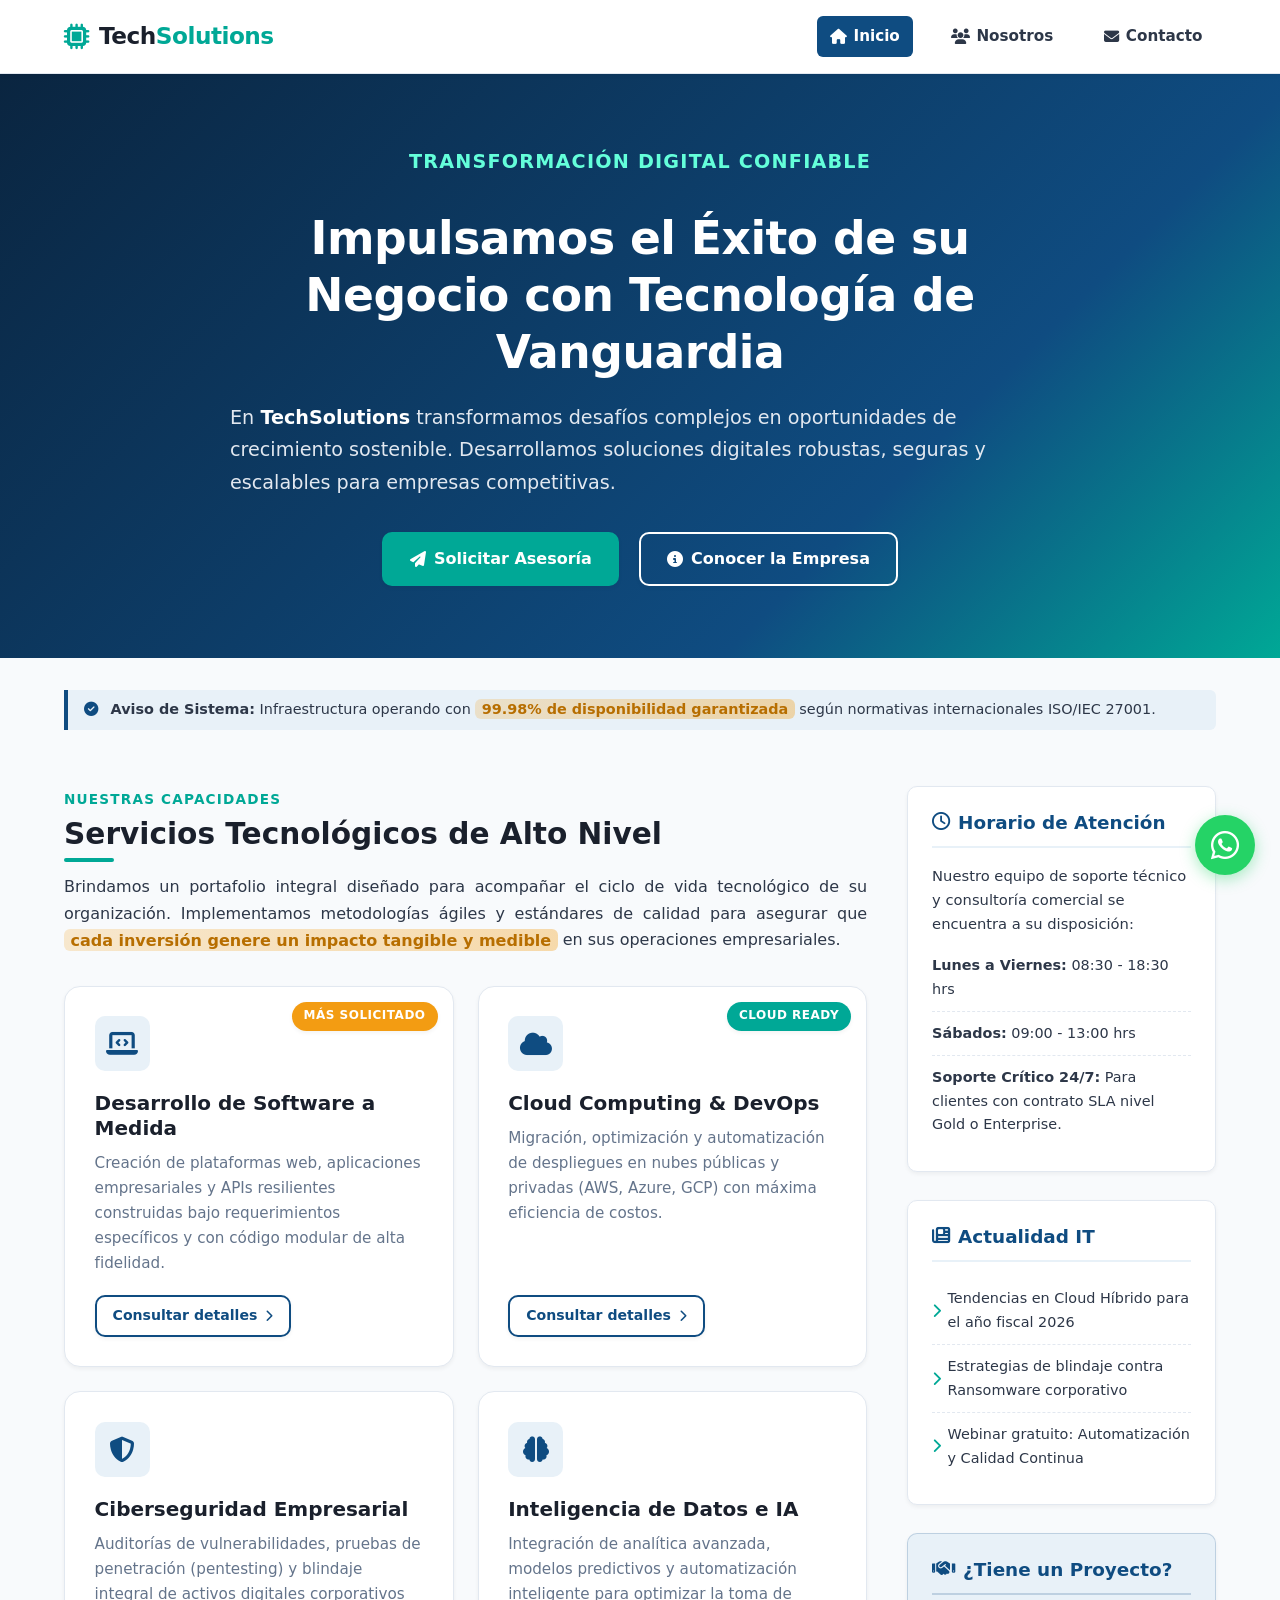
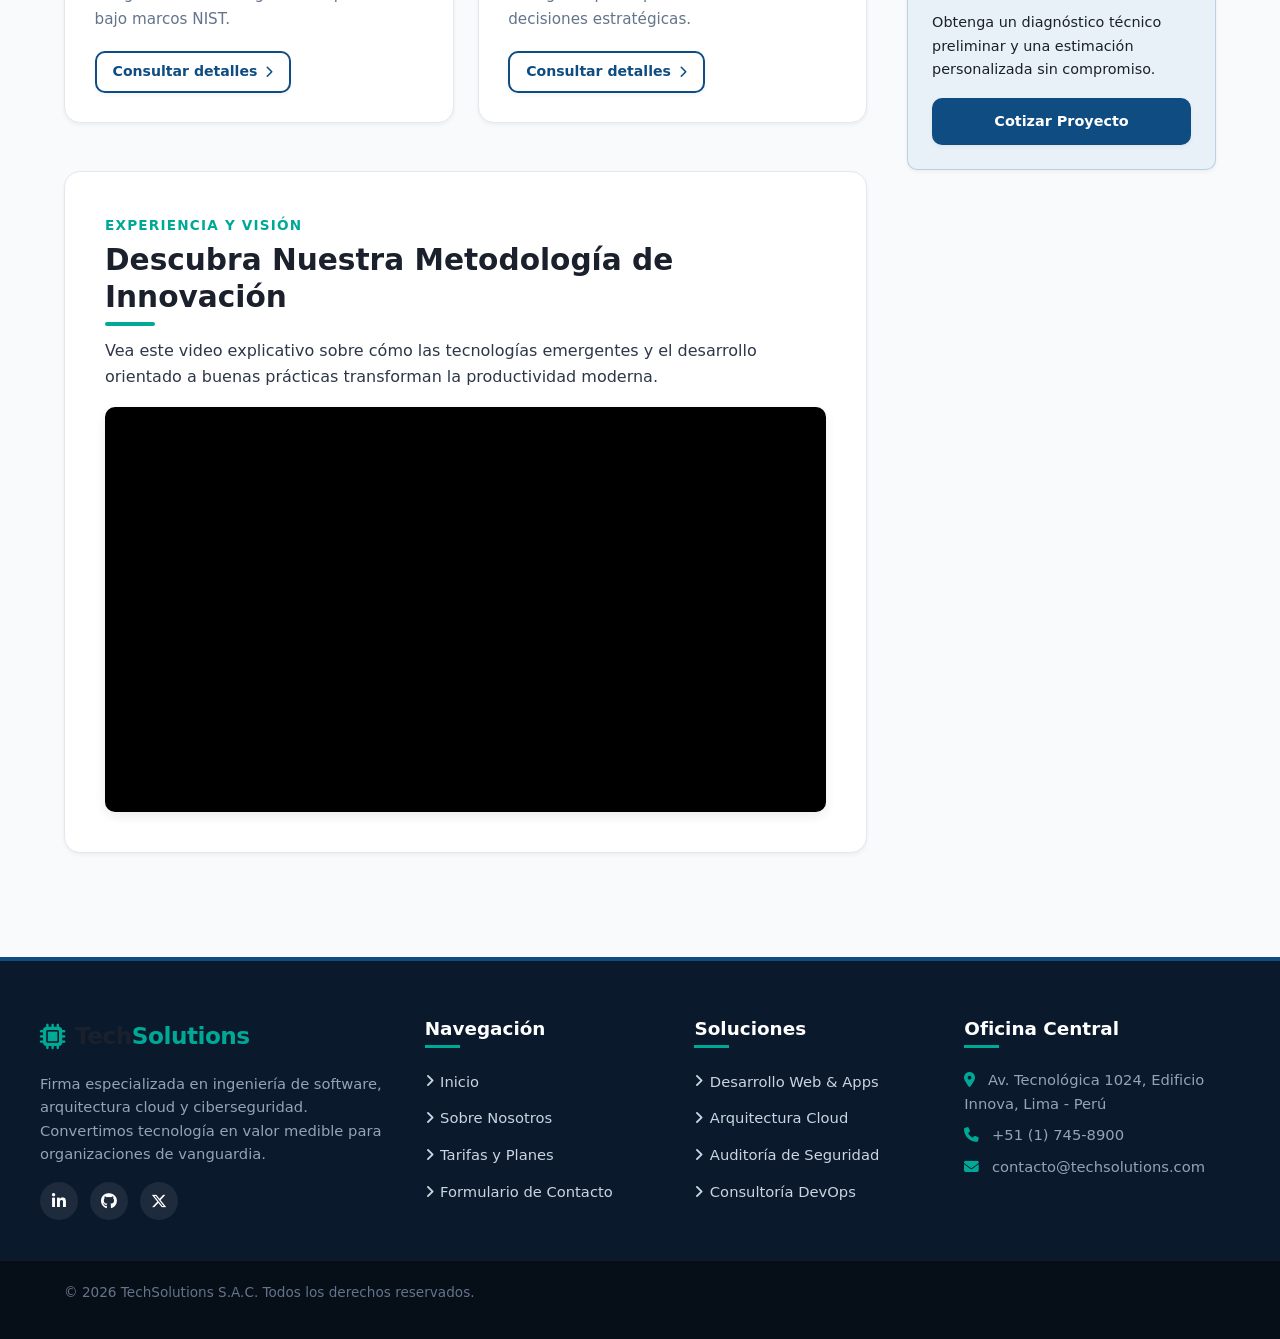
<file: proyecto-web/index.html>
<!DOCTYPE html>
<html lang="es">
<head>
  <!-- Metadatos Básicos y de Codificación (T02) -->
  <meta charset="UTF-8">
  <meta name="viewport" content="width=device-width, initial-scale=1.0">
  <meta name="description" content="TechSolutions - Líderes en desarrollo de software a medida, computación en la nube, ciberseguridad y consultoría tecnológica empresarial.">
  <meta name="keywords" content="TechSolutions, software a medida, cloud computing, ciberseguridad, consultoría IT, desarrollo web">
  <meta name="author" content="TechSolutions Inc.">
  
  <title>TechSolutions | Innovación y Soluciones Tecnológicas</title>

  <!-- Biblioteca de Íconos Font Awesome (T04) -->
  <link rel="stylesheet" href="https://cdnjs.cloudflare.com/ajax/libs/font-awesome/6.5.1/css/all.min.css" integrity="sha512-DTOQO9RWCH3ppGqcWaEA1BIZOC6xxalwEsw9c2QQeAIftl+Vegovlnee1c9QX4TctnWMn13TZye+giMm8e2LwA==" crossorigin="anonymous" referrerpolicy="no-referrer">

  <!-- Hoja de Estilos Externa Única (T01 - T10) -->
  <link rel="stylesheet" href="css/style.css">
</head>
<body>

  <!-- ======================================================================
       CABECERA Y MENÚ DE NAVEGACIÓN (T05, T06: STICKY, T07: SEMÁNTICA)
       ====================================================================== -->
  <header class="site-header">
    <div class="container header-container">
      <!-- Logotipo Institucional -->
      <a href="index.html" class="brand-logo" aria-label="Página de inicio de TechSolutions">
        <i class="fa-solid fa-microchip"></i>
        <span>Tech<span style="color: var(--color-secondary);">Solutions</span></span>
      </a>

      <!-- Menú de Navegación Interactivo (T05) -->
      <nav class="main-nav" aria-label="Navegación principal">
        <ul>
          <li>
            <a href="index.html" class="active">
              <i class="fa-solid fa-house"></i> Inicio
            </a>
          </li>
          <li>
            <a href="nosotros.html">
              <i class="fa-solid fa-users"></i> Nosotros
            </a>
          </li>
          <li>
            <a href="contacto.html">
              <i class="fa-solid fa-envelope"></i> Contacto
            </a>
          </li>
        </ul>
      </nav>
    </div>
  </header>

  <!-- ======================================================================
       BANNER PRINCIPAL / HERO SECTION (T01, T03, T06)
       ====================================================================== -->
  <section class="hero-section">
    <div class="container">
      <div class="hero-content">
        <p class="section-tag" style="color: #64ffda;">Transformación Digital Confiable</p>
        <h1>Impulsamos el Éxito de su Negocio con Tecnología de Vanguardia</h1>
        <p>
          En <strong style="color: #ffffff;">TechSolutions</strong> transformamos desafíos complejos en oportunidades de crecimiento sostenible. Desarrollamos soluciones digitales robustas, seguras y escalables para empresas competitivas.
        </p>
        <div class="hero-actions">
          <a href="contacto.html" class="btn btn-secondary">
            <i class="fa-solid fa-paper-plane"></i> Solicitar Asesoría
          </a>
          <a href="nosotros.html" class="btn btn-outline" style="border-color: #ffffff; color: #ffffff;">
            <i class="fa-solid fa-circle-info"></i> Conocer la Empresa
          </a>
        </div>
      </div>
    </div>
  </section>

  <!-- ======================================================================
       CONTENIDO PRINCIPAL (T07: MAIN, SECTION, ARTICLE, ASIDE)
       ====================================================================== -->
  <main class="container">
    
    <!-- Demostración explícita de posicionamiento estático (T06) -->
    <div class="pos-static-demo" style="margin-top: 2rem;">
      <i class="fa-solid fa-circle-check" style="color: var(--color-primary); margin-right: 0.5rem;"></i>
      <strong>Aviso de Sistema:</strong> Infraestructura operando con <span class="destacado">99.98% de disponibilidad garantizada</span> según normativas internacionales ISO/IEC 27001.
    </div>

    <div class="main-layout-grid">
      
      <!-- Columna Principal: Información y Servicios -->
      <div class="content-area">
        
        <!-- Presentación Corporativa -->
        <section class="section-header">
          <span class="section-tag">Nuestras Capacidades</span>
          <h2 class="section-title">Servicios Tecnológicos de Alto Nivel</h2>
          <p class="text-justify">
            Brindamos un portafolio integral diseñado para acompañar el ciclo de vida tecnológico de su organización. Implementamos metodologías ágiles y estándares de calidad para asegurar que <span class="destacado">cada inversión genere un impacto tangible y medible</span> en sus operaciones empresariales.
          </p>
        </section>

        <!-- Cuadrícula de Servicios (Articles con CSS Grid, Border, Shadow, Absolute Badge) -->
        <section class="services-grid" aria-label="Catálogo de servicios principales">
          
          <!-- Servicio 1 -->
          <article class="service-card">
            <!-- Posicionamiento ABSOLUTE (T06) -->
            <span class="badge-absolute">Más Solicitado</span>
            <div class="service-icon">
              <i class="fa-solid fa-laptop-code"></i>
            </div>
            <h3>Desarrollo de Software a Medida</h3>
            <p>
              Creación de plataformas web, aplicaciones empresariales y APIs resilientes construidas bajo requerimientos específicos y con código modular de alta fidelidad.
            </p>
            <a href="contacto.html" class="btn btn-outline" style="align-self: flex-start; padding: 0.45rem 1rem; font-size: 0.88rem;">
              Consultar detalles <i class="fa-solid fa-chevron-right" style="font-size: 0.75rem;"></i>
            </a>
          </article>

          <!-- Servicio 2 -->
          <article class="service-card">
            <span class="badge-absolute" style="background-color: var(--color-secondary);">Cloud Ready</span>
            <div class="service-icon">
              <i class="fa-solid fa-cloud"></i>
            </div>
            <h3>Cloud Computing &amp; DevOps</h3>
            <p>
              Migración, optimización y automatización de despliegues en nubes públicas y privadas (AWS, Azure, GCP) con máxima eficiencia de costos.
            </p>
            <a href="contacto.html" class="btn btn-outline" style="align-self: flex-start; padding: 0.45rem 1rem; font-size: 0.88rem;">
              Consultar detalles <i class="fa-solid fa-chevron-right" style="font-size: 0.75rem;"></i>
            </a>
          </article>

          <!-- Servicio 3 -->
          <article class="service-card">
            <div class="service-icon">
              <i class="fa-solid fa-shield-halved"></i>
            </div>
            <h3>Ciberseguridad Empresarial</h3>
            <p>
              Auditorías de vulnerabilidades, pruebas de penetración (pentesting) y blindaje integral de activos digitales corporativos bajo marcos NIST.
            </p>
            <a href="contacto.html" class="btn btn-outline" style="align-self: flex-start; padding: 0.45rem 1rem; font-size: 0.88rem;">
              Consultar detalles <i class="fa-solid fa-chevron-right" style="font-size: 0.75rem;"></i>
            </a>
          </article>

          <!-- Servicio 4 -->
          <article class="service-card">
            <div class="service-icon">
              <i class="fa-solid fa-brain"></i>
            </div>
            <h3>Inteligencia de Datos e IA</h3>
            <p>
              Integración de analítica avanzada, modelos predictivos y automatización inteligente para optimizar la toma de decisiones estratégicas.
            </p>
            <a href="contacto.html" class="btn btn-outline" style="align-self: flex-start; padding: 0.45rem 1rem; font-size: 0.88rem;">
              Consultar detalles <i class="fa-solid fa-chevron-right" style="font-size: 0.75rem;"></i>
            </a>
          </article>

        </section>

        <!-- ==================================================================
             SECCIÓN MULTIMEDIA: VIDEO DE YOUTUBE (T07, T08: IFRAME)
             ================================================================== -->
        <section class="media-section" aria-label="Presentación audiovisual corporativa">
          <span class="section-tag">Experiencia y Visión</span>
          <h2 class="section-title">Descubra Nuestra Metodología de Innovación</h2>
          <p>
            Vea este video explicativo sobre cómo las tecnologías emergentes y el desarrollo orientado a buenas prácticas transforman la productividad moderna.
          </p>
          <div class="video-responsive-wrapper">
            <iframe 
              src="https://www.youtube.com/embed/jfKfPfyJRdk" 
              title="Video Institucional TechSolutions - Innovación y Desarrollo"
              allow="accelerometer; autoplay; clipboard-write; encrypted-media; gyroscope; picture-in-picture; web-share" 
              allowfullscreen>
            </iframe>
          </div>
        </section>

      </div>

      <!-- ==================================================================
           BARRA LATERAL INFORMATIVA (<aside>) - T06: STICKY, T07: SEMÁNTICA
           ================================================================== -->
      <aside class="sidebar sticky-sidebar" aria-label="Información complementaria y novedades">
        
        <!-- Widget 1: Horario de Atención -->
        <div class="sidebar-widget">
          <h3><i class="fa-regular fa-clock"></i> Horario de Atención</h3>
          <p style="font-size: 0.92rem; margin-bottom: 0.5rem;">
            Nuestro equipo de soporte técnico y consultoría comercial se encuentra a su disposición:
          </p>
          <ul class="sidebar-news-list">
            <li><strong>Lunes a Viernes:</strong> 08:30 - 18:30 hrs</li>
            <li><strong>Sábados:</strong> 09:00 - 13:00 hrs</li>
            <li><strong>Soporte Crítico 24/7:</strong> Para clientes con contrato SLA nivel Gold o Enterprise.</li>
          </ul>
        </div>

        <!-- Widget 2: Boletín de Innovación y Noticias -->
        <div class="sidebar-widget">
          <h3><i class="fa-solid fa-newspaper"></i> Actualidad IT</h3>
          <ul class="sidebar-news-list">
            <li>
              <a href="nosotros.html">
                <i class="fa-solid fa-chevron-right" style="color: var(--color-secondary);"></i>
                <span>Tendencias en Cloud Híbrido para el año fiscal 2026</span>
              </a>
            </li>
            <li>
              <a href="nosotros.html">
                <i class="fa-solid fa-chevron-right" style="color: var(--color-secondary);"></i>
                <span>Estrategias de blindaje contra Ransomware corporativo</span>
              </a>
            </li>
            <li>
              <a href="contacto.html">
                <i class="fa-solid fa-chevron-right" style="color: var(--color-secondary);"></i>
                <span>Webinar gratuito: Automatización y Calidad Continua</span>
              </a>
            </li>
          </ul>
        </div>

        <!-- Widget 3: Llamado a la Acción Directo -->
        <div class="sidebar-widget" style="background-color: var(--color-primary-light); border-color: rgba(15, 76, 129, 0.2);">
          <h3 style="color: var(--color-primary); border-bottom-color: rgba(15, 76, 129, 0.2);">
            <i class="fa-solid fa-handshake"></i> ¿Tiene un Proyecto?
          </h3>
          <p style="font-size: 0.9rem; color: var(--color-heading);">
            Obtenga un diagnóstico técnico preliminar y una estimación personalizada sin compromiso.
          </p>
          <a href="contacto.html" class="btn btn-primary" style="width: 100%; font-size: 0.9rem; padding: 0.6rem 1rem;">
            Cotizar Proyecto
          </a>
        </div>

      </aside>

    </div>
  </main>

  <!-- ======================================================================
       BOTÓN FLOTANTE DE WHATSAPP (T06: POSITION FIXED)
       ====================================================================== -->
  <a 
    href="https://wa.me/51937085124?text=Hola%20TechSolutions,%20deseo%20recibir%20información%20sobre%20sus%20servicios" 
    class="whatsapp-float" 
    target="_blank" 
    rel="noopener noreferrer" 
    title="Chatear por WhatsApp con un especialista" 
    aria-label="Contactar por WhatsApp (+51 937 085 124)">
    <i class="fa-brands fa-whatsapp"></i>
  </a>

  <!-- ======================================================================
       PIE DE PÁGINA INSTITUCIONAL (T07: FOOTER, T05: ENLACES)
       ====================================================================== -->
  <footer class="site-footer">
    <div class="container footer-top">
      <div class="footer-grid">
        
        <!-- Columna 1: Perfil Corporativo -->
        <div class="footer-col">
          <div class="brand-logo" style="color: #ffffff; margin-bottom: 1rem;">
            <i class="fa-solid fa-microchip" style="color: var(--color-secondary);"></i>
            <span>Tech<span style="color: var(--color-secondary);">Solutions</span></span>
          </div>
          <p>
            Firma especializada en ingeniería de software, arquitectura cloud y ciberseguridad. Convertimos tecnología en valor medible para organizaciones de vanguardia.
          </p>
          <div class="footer-social-links">
            <a href="https://linkedin.com" target="_blank" rel="noopener noreferrer" class="social-icon" aria-label="LinkedIn">
              <i class="fa-brands fa-linkedin-in"></i>
            </a>
            <a href="https://github.com" target="_blank" rel="noopener noreferrer" class="social-icon" aria-label="GitHub">
              <i class="fa-brands fa-github"></i>
            </a>
            <a href="https://twitter.com" target="_blank" rel="noopener noreferrer" class="social-icon" aria-label="Twitter X">
              <i class="fa-brands fa-x-twitter"></i>
            </a>
          </div>
        </div>

        <!-- Columna 2: Navegación Rápida -->
        <div class="footer-col">
          <h3>Navegación</h3>
          <ul class="footer-links">
            <li><a href="index.html"><i class="fa-solid fa-angle-right"></i> Inicio</a></li>
            <li><a href="nosotros.html"><i class="fa-solid fa-angle-right"></i> Sobre Nosotros</a></li>
            <li><a href="contacto.html"><i class="fa-solid fa-angle-right"></i> Tarifas y Planes</a></li>
            <li><a href="contacto.html"><i class="fa-solid fa-angle-right"></i> Formulario de Contacto</a></li>
          </ul>
        </div>

        <!-- Columna 3: Servicios Destacados -->
        <div class="footer-col">
          <h3>Soluciones</h3>
          <ul class="footer-links">
            <li><a href="index.html"><i class="fa-solid fa-angle-right"></i> Desarrollo Web &amp; Apps</a></li>
            <li><a href="index.html"><i class="fa-solid fa-angle-right"></i> Arquitectura Cloud</a></li>
            <li><a href="index.html"><i class="fa-solid fa-angle-right"></i> Auditoría de Seguridad</a></li>
            <li><a href="index.html"><i class="fa-solid fa-angle-right"></i> Consultoría DevOps</a></li>
          </ul>
        </div>

        <!-- Columna 4: Contacto Institucional -->
        <div class="footer-col">
          <h3>Oficina Central</h3>
          <p style="margin-bottom: 0.5rem;">
            <i class="fa-solid fa-location-dot" style="color: var(--color-secondary); margin-right: 0.5rem;"></i>
            Av. Tecnológica 1024, Edificio Innova, Lima - Perú
          </p>
          <p style="margin-bottom: 0.5rem;">
            <i class="fa-solid fa-phone" style="color: var(--color-secondary); margin-right: 0.5rem;"></i>
            +51 (1) 745-8900
          </p>
          <p>
            <i class="fa-solid fa-envelope" style="color: var(--color-secondary); margin-right: 0.5rem;"></i>
            contacto@techsolutions.com
          </p>
        </div>

      </div>
    </div>

    <!-- Subpie de Copyright -->
    <div class="footer-bottom">
      <div class="container footer-bottom-content">
        <p>&copy; 2026 TechSolutions S.A.C. Todos los derechos reservados.</p>
      </div>
    </div>
  </footer>

</body>
</html>
</file>
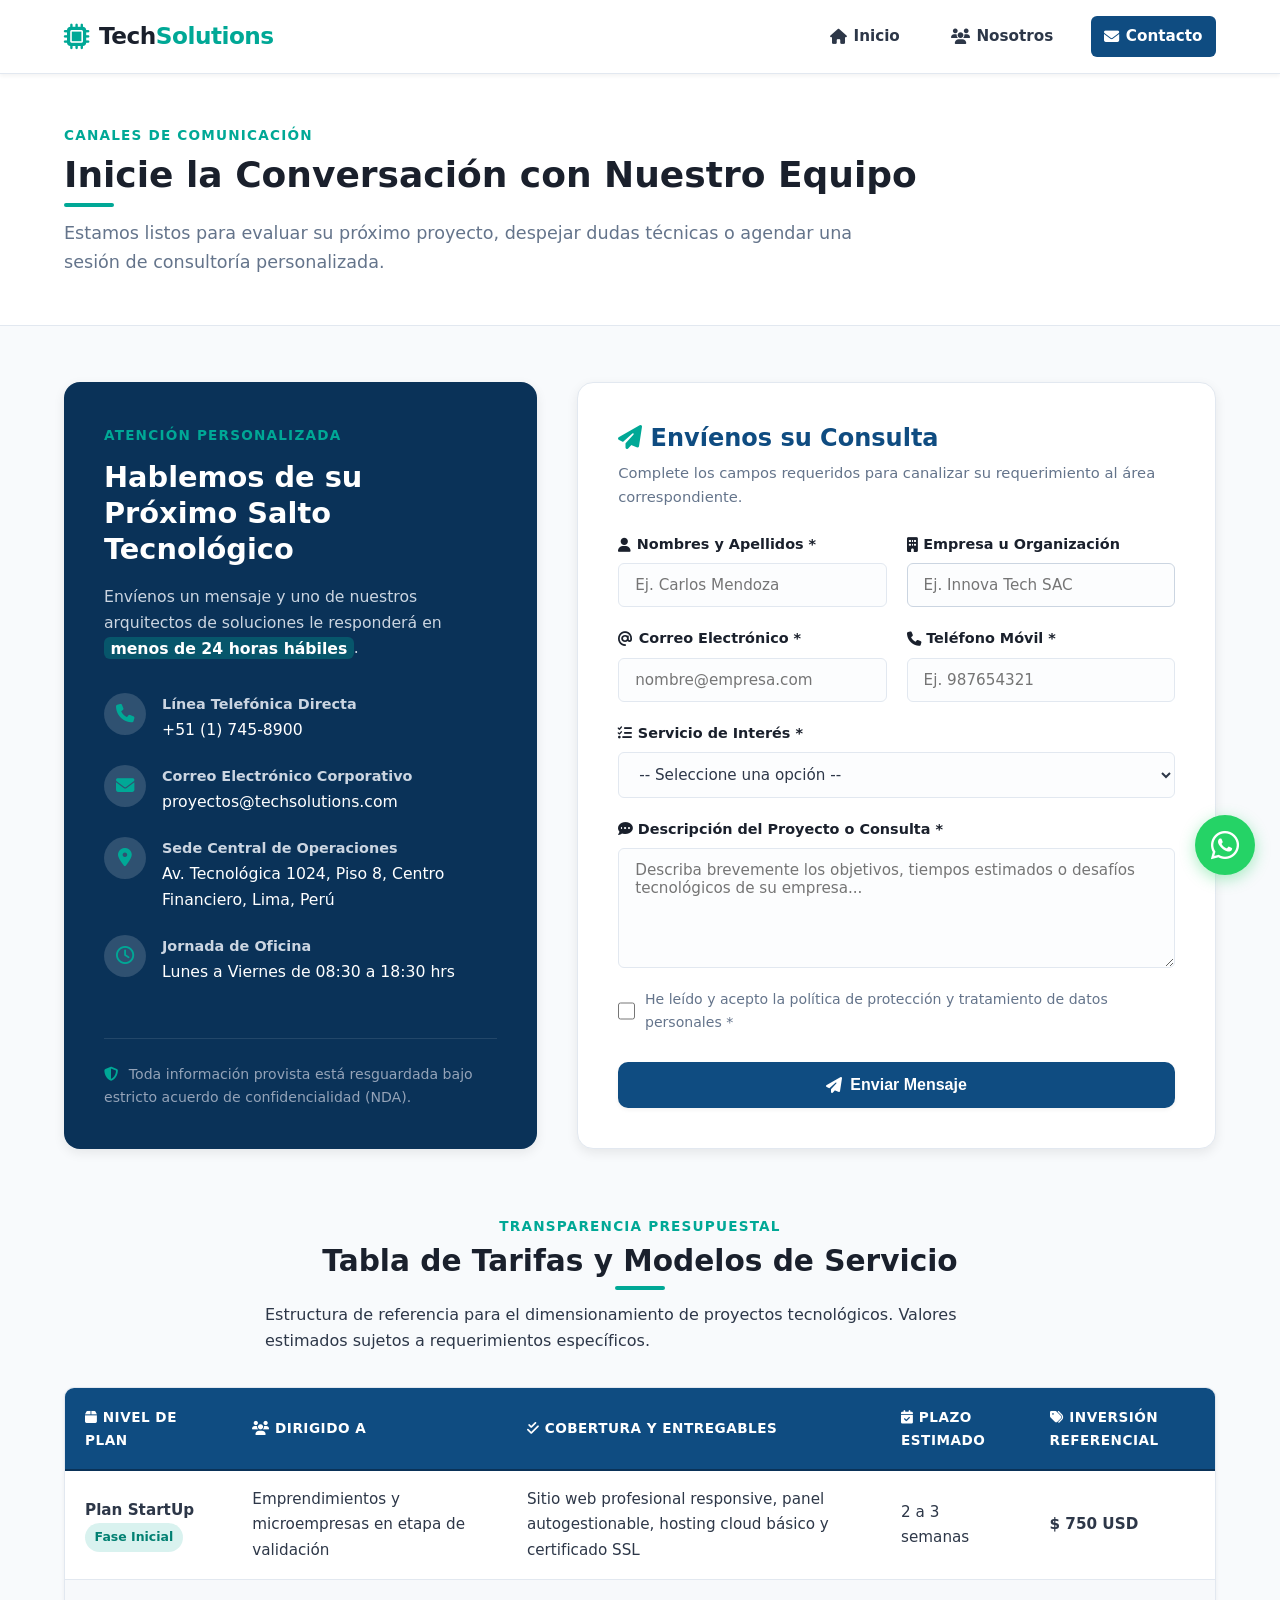
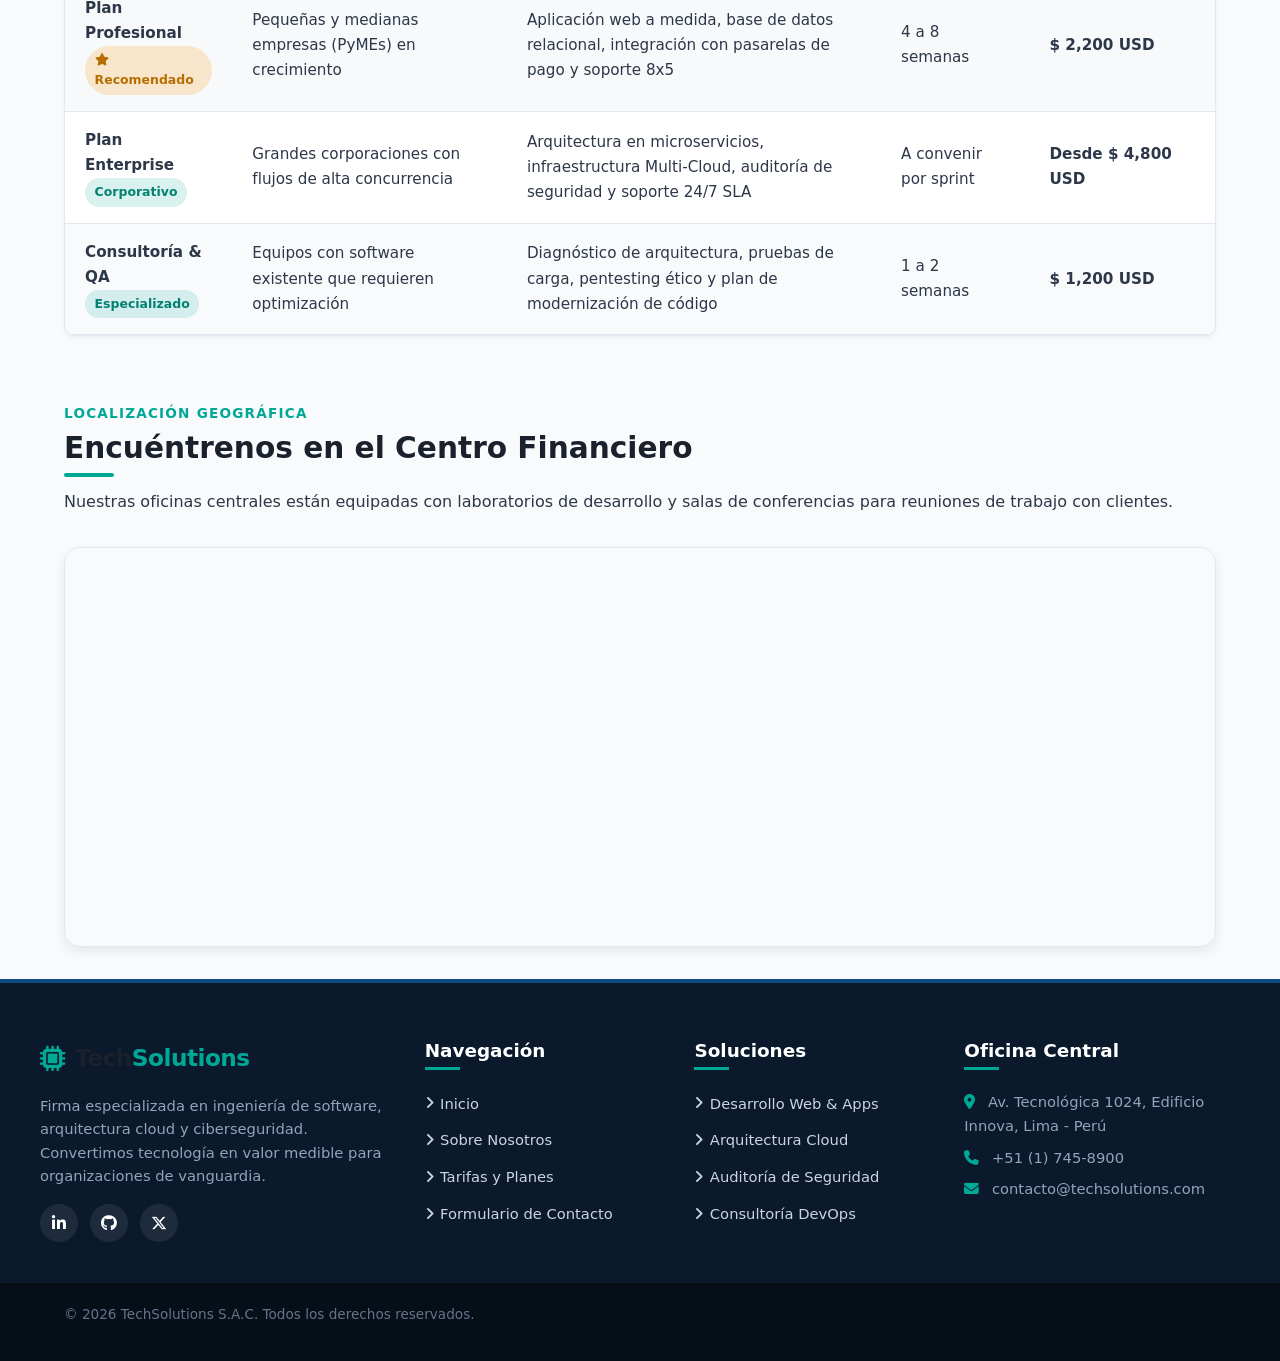
<file: proyecto-web/contacto.html>
<!DOCTYPE html>
<html lang="es">
<head>
  <!-- Metadatos Básicos y de Codificación (T02) -->
  <meta charset="UTF-8">
  <meta name="viewport" content="width=device-width, initial-scale=1.0">
  <meta name="description" content="Póngase en contacto con TechSolutions: Consulte nuestros planes de tarifas, solicite una cotización personalizada o visítenos en nuestras oficinas.">
  <meta name="keywords" content="TechSolutions, contacto, cotización, tarifas de desarrollo, presupuesto de software, soporte técnico">
  <meta name="author" content="TechSolutions Inc.">
  
  <title>TechSolutions | Contacto, Tarifas y Ubicación</title>

  <!-- Biblioteca de Íconos Font Awesome (T04) -->
  <link rel="stylesheet" href="https://cdnjs.cloudflare.com/ajax/libs/font-awesome/6.5.1/css/all.min.css" integrity="sha512-DTOQO9RWCH3ppGqcWaEA1BIZOC6xxalwEsw9c2QQeAIftl+Vegovlnee1c9QX4TctnWMn13TZye+giMm8e2LwA==" crossorigin="anonymous" referrerpolicy="no-referrer">

  <!-- Hoja de Estilos Externa Única (T01 - T10) -->
  <link rel="stylesheet" href="css/style.css">
</head>
<body>

  <!-- ======================================================================
       CABECERA Y MENÚ DE NAVEGACIÓN (T05, T06: STICKY, T07: SEMÁNTICA)
       ====================================================================== -->
  <header class="site-header">
    <div class="container header-container">
      <!-- Logotipo Institucional -->
      <a href="index.html" class="brand-logo" aria-label="Página de inicio de TechSolutions">
        <i class="fa-solid fa-microchip"></i>
        <span>Tech<span style="color: var(--color-secondary);">Solutions</span></span>
      </a>

      <!-- Menú de Navegación Interactivo (T05) -->
      <nav class="main-nav" aria-label="Navegación principal">
        <ul>
          <li>
            <a href="index.html">
              <i class="fa-solid fa-house"></i> Inicio
            </a>
          </li>
          <li>
            <a href="nosotros.html">
              <i class="fa-solid fa-users"></i> Nosotros
            </a>
          </li>
          <li>
            <a href="contacto.html" class="active">
              <i class="fa-solid fa-envelope"></i> Contacto
            </a>
          </li>
        </ul>
      </nav>
    </div>
  </header>

  <!-- ======================================================================
       ENCABEZADO DE SECCIÓN / HERO
       ====================================================================== -->
  <section class="about-hero">
    <div class="container">
      <span class="section-tag">Canales de Comunicación</span>
      <h1 class="section-title">Inicie la Conversación con Nuestro Equipo</h1>
      <p style="max-width: 800px; color: var(--color-text-muted); font-size: 1.1rem;">
        Estamos listos para evaluar su próximo proyecto, despejar dudas técnicas o agendar una sesión de consultoría personalizada.
      </p>
    </div>
  </section>

  <!-- ======================================================================
       CONTENIDO PRINCIPAL (T07: MAIN, SECTION, FORMULARIO, TABLA, MAPA)
       ====================================================================== -->
  <main class="container">

    <!-- SECCIÓN 1: DATOS DE CONTACTO Y FORMULARIO (T04, T06, T08) -->
    <section class="contact-layout-grid" aria-label="Formulario y datos de contacto">
      
      <!-- Tarjeta de Información Directa -->
      <div class="contact-info-card">
        <div>
          <span class="section-tag" style="color: var(--color-secondary);">Atención Personalizada</span>
          <h2 style="font-size: 1.8rem; margin-top: 0.5rem;">Hablemos de su Próximo Salto Tecnológico</h2>
          <p style="color: #cbd5e1; font-size: 0.98rem; margin-top: 1rem;">
            Envíenos un mensaje y uno de nuestros arquitectos de soluciones le responderá en <span class="destacado" style="background: rgba(0, 168, 150, 0.3); color: #ffffff;">menos de 24 horas hábiles</span>.
          </p>

          <!-- Métodos de contacto directo con Font Awesome -->
          <ul class="contact-methods">
            <li class="contact-method-item">
              <i class="fa-solid fa-phone"></i>
              <div>
                <strong>Línea Telefónica Directa</strong>
                <span>+51 (1) 745-8900</span>
              </div>
            </li>
            <li class="contact-method-item">
              <i class="fa-solid fa-envelope"></i>
              <div>
                <strong>Correo Electrónico Corporativo</strong>
                <a href="mailto:proyectos@techsolutions.com">proyectos@techsolutions.com</a>
              </div>
            </li>
            <li class="contact-method-item">
              <i class="fa-solid fa-location-dot"></i>
              <div>
                <strong>Sede Central de Operaciones</strong>
                <span>Av. Tecnológica 1024, Piso 8, Centro Financiero, Lima, Perú</span>
              </div>
            </li>
            <li class="contact-method-item">
              <i class="fa-regular fa-clock"></i>
              <div>
                <strong>Jornada de Oficina</strong>
                <span>Lunes a Viernes de 08:30 a 18:30 hrs</span>
              </div>
            </li>
          </ul>
        </div>

        <div style="padding-top: 1.5rem; border-top: 1px solid rgba(255, 255, 255, 0.1);">
          <p style="font-size: 0.88rem; color: #94a3b8; margin: 0;">
            <i class="fa-solid fa-shield-halved" style="color: var(--color-secondary); margin-right: 0.4rem;"></i>
            Toda información provista está resguardada bajo estricto acuerdo de confidencialidad (NDA).
          </p>
        </div>
      </div>

      <!-- Formulario de Contacto (T08: Controles input, select, textarea, label y validaciones nativas) -->
      <div class="form-container">
        <h3 style="color: var(--color-primary); font-size: 1.5rem; margin-bottom: 0.5rem;">
          <i class="fa-solid fa-paper-plane" style="color: var(--color-secondary);"></i> Envíenos su Consulta
        </h3>
        <p style="font-size: 0.92rem; color: var(--color-text-muted); margin-bottom: 1.5rem;">
          Complete los campos requeridos para canalizar su requerimiento al área correspondiente.
        </p>

        <form class="contact-form" action="#" method="POST" onsubmit="event.preventDefault(); alert('¡Gracias por comunicarse con TechSolutions! Hemos recibido su consulta y un especialista lo contactará a la brevedad.');">
          
          <!-- Fila Nombre y Apellidos -->
          <div class="form-group-row">
            <div class="form-group">
              <label for="nombres">
                <i class="fa-solid fa-user"></i> Nombres y Apellidos *
              </label>
              <input 
                type="text" 
                id="nombres" 
                name="nombres" 
                class="form-control" 
                placeholder="Ej. Carlos Mendoza" 
                required 
                minlength="3" 
                maxlength="80" 
                autocomplete="name">
            </div>

            <div class="form-group">
              <label for="empresa">
                <i class="fa-solid fa-building"></i> Empresa u Organización
              </label>
              <input 
                type="text" 
                id="empresa" 
                name="empresa" 
                class="form-control" 
                placeholder="Ej. Innova Tech SAC" 
                autocomplete="organization">
            </div>
          </div>

          <!-- Fila Correo y Teléfono -->
          <div class="form-group-row">
            <div class="form-group">
              <label for="correo">
                <i class="fa-solid fa-at"></i> Correo Electrónico *
              </label>
              <input 
                type="email" 
                id="correo" 
                name="correo" 
                class="form-control" 
                placeholder="nombre@empresa.com" 
                required 
                autocomplete="email">
            </div>

            <div class="form-group">
              <label for="telefono">
                <i class="fa-solid fa-phone"></i> Teléfono Móvil *
              </label>
              <input 
                type="tel" 
                id="telefono" 
                name="telefono" 
                class="form-control" 
                placeholder="Ej. 987654321" 
                pattern="[0-9]{9,15}" 
                title="Ingrese entre 9 y 15 dígitos numéricos" 
                required 
                autocomplete="tel">
            </div>
          </div>

          <!-- Selector de Servicio (<select>) -->
          <div class="form-group">
            <label for="servicio">
              <i class="fa-solid fa-list-check"></i> Servicio de Interés *
            </label>
            <select id="servicio" name="servicio" class="form-control" required>
              <option value="" disabled selected>-- Seleccione una opción --</option>
              <option value="software">Desarrollo de Software a Medida</option>
              <option value="cloud">Cloud Computing &amp; Migración DevOps</option>
              <option value="seguridad">Auditoría de Ciberseguridad &amp; Pentesting</option>
              <option value="datos">Inteligencia Artificial y Analítica de Datos</option>
              <option value="soporte">Soporte Continuo &amp; Mantenimiento IT</option>
              <option value="otro">Otra consulta técnica</option>
            </select>
          </div>

          <!-- Cuadro de Texto (<textarea>) -->
          <div class="form-group">
            <label for="mensaje">
              <i class="fa-solid fa-comment-dots"></i> Descripción del Proyecto o Consulta *
            </label>
            <textarea 
              id="mensaje" 
              name="mensaje" 
              class="form-control" 
              rows="4" 
              placeholder="Describa brevemente los objetivos, tiempos estimados o desafíos tecnológicos de su empresa..." 
              required 
              minlength="15"></textarea>
          </div>

          <!-- Checkbox de Políticas de Privacidad -->
          <label class="checkbox-group">
            <input type="checkbox" id="terminos" name="terminos" required>
            <span>He leído y acepto la política de protección y tratamiento de datos personales *</span>
          </label>

          <!-- Botón de Envío con Efectos y Hover -->
          <button type="submit" class="btn btn-primary" style="margin-top: 0.5rem;">
            <i class="fa-solid fa-paper-plane"></i> Enviar Mensaje
          </button>

        </form>
      </div>

    </section>

    <!-- SECCIÓN 2: TABLA DE TARIFAS Y PLANES (T08: TABLE, THEAD, TBODY) -->
    <section class="pricing-section" aria-label="Planes y tarifas de servicios">
      <div class="section-header text-center">
        <span class="section-tag">Transparencia Presupuestal</span>
        <h2 class="section-title text-center">Tabla de Tarifas y Modelos de Servicio</h2>
        <p style="max-width: 750px; margin: 0 auto;">
          Estructura de referencia para el dimensionamiento de proyectos tecnológicos. Valores estimados sujetos a requerimientos específicos.
        </p>
      </div>

      <!-- Contenedor Responsive para Tabla -->
      <div class="table-responsive" style="margin-top: 2rem;">
        <table class="pricing-table">
          <thead>
            <tr>
              <th scope="col"><i class="fa-solid fa-box"></i> Nivel de Plan</th>
              <th scope="col"><i class="fa-solid fa-users"></i> Dirigido A</th>
              <th scope="col"><i class="fa-solid fa-check-double"></i> Cobertura y Entregables</th>
              <th scope="col"><i class="fa-solid fa-calendar-check"></i> Plazo Estimado</th>
              <th scope="col"><i class="fa-solid fa-tags"></i> Inversión Referencial</th>
            </tr>
          </thead>
          <tbody>
            <tr>
              <td>
                <strong>Plan StartUp</strong><br>
                <span class="pricing-tag">Fase Inicial</span>
              </td>
              <td>Emprendimientos y microempresas en etapa de validación</td>
              <td>Sitio web profesional responsive, panel autogestionable, hosting cloud básico y certificado SSL</td>
              <td>2 a 3 semanas</td>
              <td><strong>$ 750 USD</strong></td>
            </tr>

            <tr style="background-color: rgba(15, 76, 129, 0.03);">
              <td>
                <strong>Plan Profesional</strong><br>
                <span class="pricing-tag featured"><i class="fa-solid fa-star"></i> Recomendado</span>
              </td>
              <td>Pequeñas y medianas empresas (PyMEs) en crecimiento</td>
              <td>Aplicación web a medida, base de datos relacional, integración con pasarelas de pago y soporte 8x5</td>
              <td>4 a 8 semanas</td>
              <td><strong>$ 2,200 USD</strong></td>
            </tr>

            <tr>
              <td>
                <strong>Plan Enterprise</strong><br>
                <span class="pricing-tag">Corporativo</span>
              </td>
              <td>Grandes corporaciones con flujos de alta concurrencia</td>
              <td>Arquitectura en microservicios, infraestructura Multi-Cloud, auditoría de seguridad y soporte 24/7 SLA</td>
              <td>A convenir por sprint</td>
              <td><strong>Desde $ 4,800 USD</strong></td>
            </tr>

            <tr>
              <td>
                <strong>Consultoría &amp; QA</strong><br>
                <span class="pricing-tag">Especializado</span>
              </td>
              <td>Equipos con software existente que requieren optimización</td>
              <td>Diagnóstico de arquitectura, pruebas de carga, pentesting ético y plan de modernización de código</td>
              <td>1 a 2 semanas</td>
              <td><strong>$ 1,200 USD</strong></td>
            </tr>
          </tbody>
        </table>
      </div>
    </section>

    <!-- SECCIÓN 3: MAPA INTERACTIVO GOOGLE MAPS (T07 & T08: IFRAME) -->
    <section class="map-section" aria-label="Ubicación física en el mapa">
      <div class="section-header">
        <span class="section-tag">Localización Geográfica</span>
        <h2 class="section-title">Encuéntrenos en el Centro Financiero</h2>
        <p>
          Nuestras oficinas centrales están equipadas con laboratorios de desarrollo y salas de conferencias para reuniones de trabajo con clientes.
        </p>
      </div>

      <!-- Iframe de Google Maps -->
      <div class="map-wrapper">
        <iframe 
          src="https://www.google.com/maps/embed?pb=!1m18!1m12!1m3!1d3901.4428054948834!2d-77.03452652399238!3d-12.096924442562473!2m3!1f0!2f0!3f0!3m2!1i1024!2i768!4f13.1!3m3!1m2!1s0x9105c86510d9f7ad%3A0x6b7724128eb01e4a!2sSan%20Isidro%20Financiero%2C%20Lima!5e0!3m2!1ses!2spe!4v1700000000000!5m2!1ses!2spe" 
          title="Ubicación de las oficinas centrales de TechSolutions en Google Maps" 
          allowfullscreen="" 
          loading="lazy" 
          referrerpolicy="no-referrer-when-downgrade">
        </iframe>
      </div>
    </section>

  </main>

  <!-- ======================================================================
       BOTÓN FLOTANTE DE WHATSAPP (T06: POSITION FIXED)
       ====================================================================== -->
  <a 
    href="https://wa.me/51937085124?text=Hola%20TechSolutions,%20deseo%20solicitar%20un%20presupuesto%20o%20cotización" 
    class="whatsapp-float" 
    target="_blank" 
    rel="noopener noreferrer" 
    title="Chatear por WhatsApp con un especialista" 
    aria-label="Contactar por WhatsApp (+51 937 085 124)">
    <i class="fa-brands fa-whatsapp"></i>
  </a>

  <!-- ======================================================================
       PIE DE PÁGINA INSTITUCIONAL (T07: FOOTER, T05: ENLACES)
       ====================================================================== -->
  <footer class="site-footer">
    <div class="container footer-top">
      <div class="footer-grid">
        
        <!-- Columna 1: Perfil Corporativo -->
        <div class="footer-col">
          <div class="brand-logo" style="color: #ffffff; margin-bottom: 1rem;">
            <i class="fa-solid fa-microchip" style="color: var(--color-secondary);"></i>
            <span>Tech<span style="color: var(--color-secondary);">Solutions</span></span>
          </div>
          <p>
            Firma especializada en ingeniería de software, arquitectura cloud y ciberseguridad. Convertimos tecnología en valor medible para organizaciones de vanguardia.
          </p>
          <div class="footer-social-links">
            <a href="https://linkedin.com" target="_blank" rel="noopener noreferrer" class="social-icon" aria-label="LinkedIn">
              <i class="fa-brands fa-linkedin-in"></i>
            </a>
            <a href="https://github.com" target="_blank" rel="noopener noreferrer" class="social-icon" aria-label="GitHub">
              <i class="fa-brands fa-github"></i>
            </a>
            <a href="https://twitter.com" target="_blank" rel="noopener noreferrer" class="social-icon" aria-label="Twitter X">
              <i class="fa-brands fa-x-twitter"></i>
            </a>
          </div>
        </div>

        <!-- Columna 2: Navegación Rápida -->
        <div class="footer-col">
          <h3>Navegación</h3>
          <ul class="footer-links">
            <li><a href="index.html"><i class="fa-solid fa-angle-right"></i> Inicio</a></li>
            <li><a href="nosotros.html"><i class="fa-solid fa-angle-right"></i> Sobre Nosotros</a></li>
            <li><a href="contacto.html"><i class="fa-solid fa-angle-right"></i> Tarifas y Planes</a></li>
            <li><a href="contacto.html"><i class="fa-solid fa-angle-right"></i> Formulario de Contacto</a></li>
          </ul>
        </div>

        <!-- Columna 3: Servicios Destacados -->
        <div class="footer-col">
          <h3>Soluciones</h3>
          <ul class="footer-links">
            <li><a href="index.html"><i class="fa-solid fa-angle-right"></i> Desarrollo Web &amp; Apps</a></li>
            <li><a href="index.html"><i class="fa-solid fa-angle-right"></i> Arquitectura Cloud</a></li>
            <li><a href="index.html"><i class="fa-solid fa-angle-right"></i> Auditoría de Seguridad</a></li>
            <li><a href="index.html"><i class="fa-solid fa-angle-right"></i> Consultoría DevOps</a></li>
          </ul>
        </div>

        <!-- Columna 4: Contacto Institucional -->
        <div class="footer-col">
          <h3>Oficina Central</h3>
          <p style="margin-bottom: 0.5rem;">
            <i class="fa-solid fa-location-dot" style="color: var(--color-secondary); margin-right: 0.5rem;"></i>
            Av. Tecnológica 1024, Edificio Innova, Lima - Perú
          </p>
          <p style="margin-bottom: 0.5rem;">
            <i class="fa-solid fa-phone" style="color: var(--color-secondary); margin-right: 0.5rem;"></i>
            +51 (1) 745-8900
          </p>
          <p>
            <i class="fa-solid fa-envelope" style="color: var(--color-secondary); margin-right: 0.5rem;"></i>
            contacto@techsolutions.com
          </p>
        </div>

      </div>
    </div>

    <!-- Subpie de Copyright -->
    <div class="footer-bottom">
      <div class="container footer-bottom-content">
        <p>&copy; 2026 TechSolutions S.A.C. Todos los derechos reservados.</p>
      </div>
    </div>
  </footer>

</body>
</html>
</file>
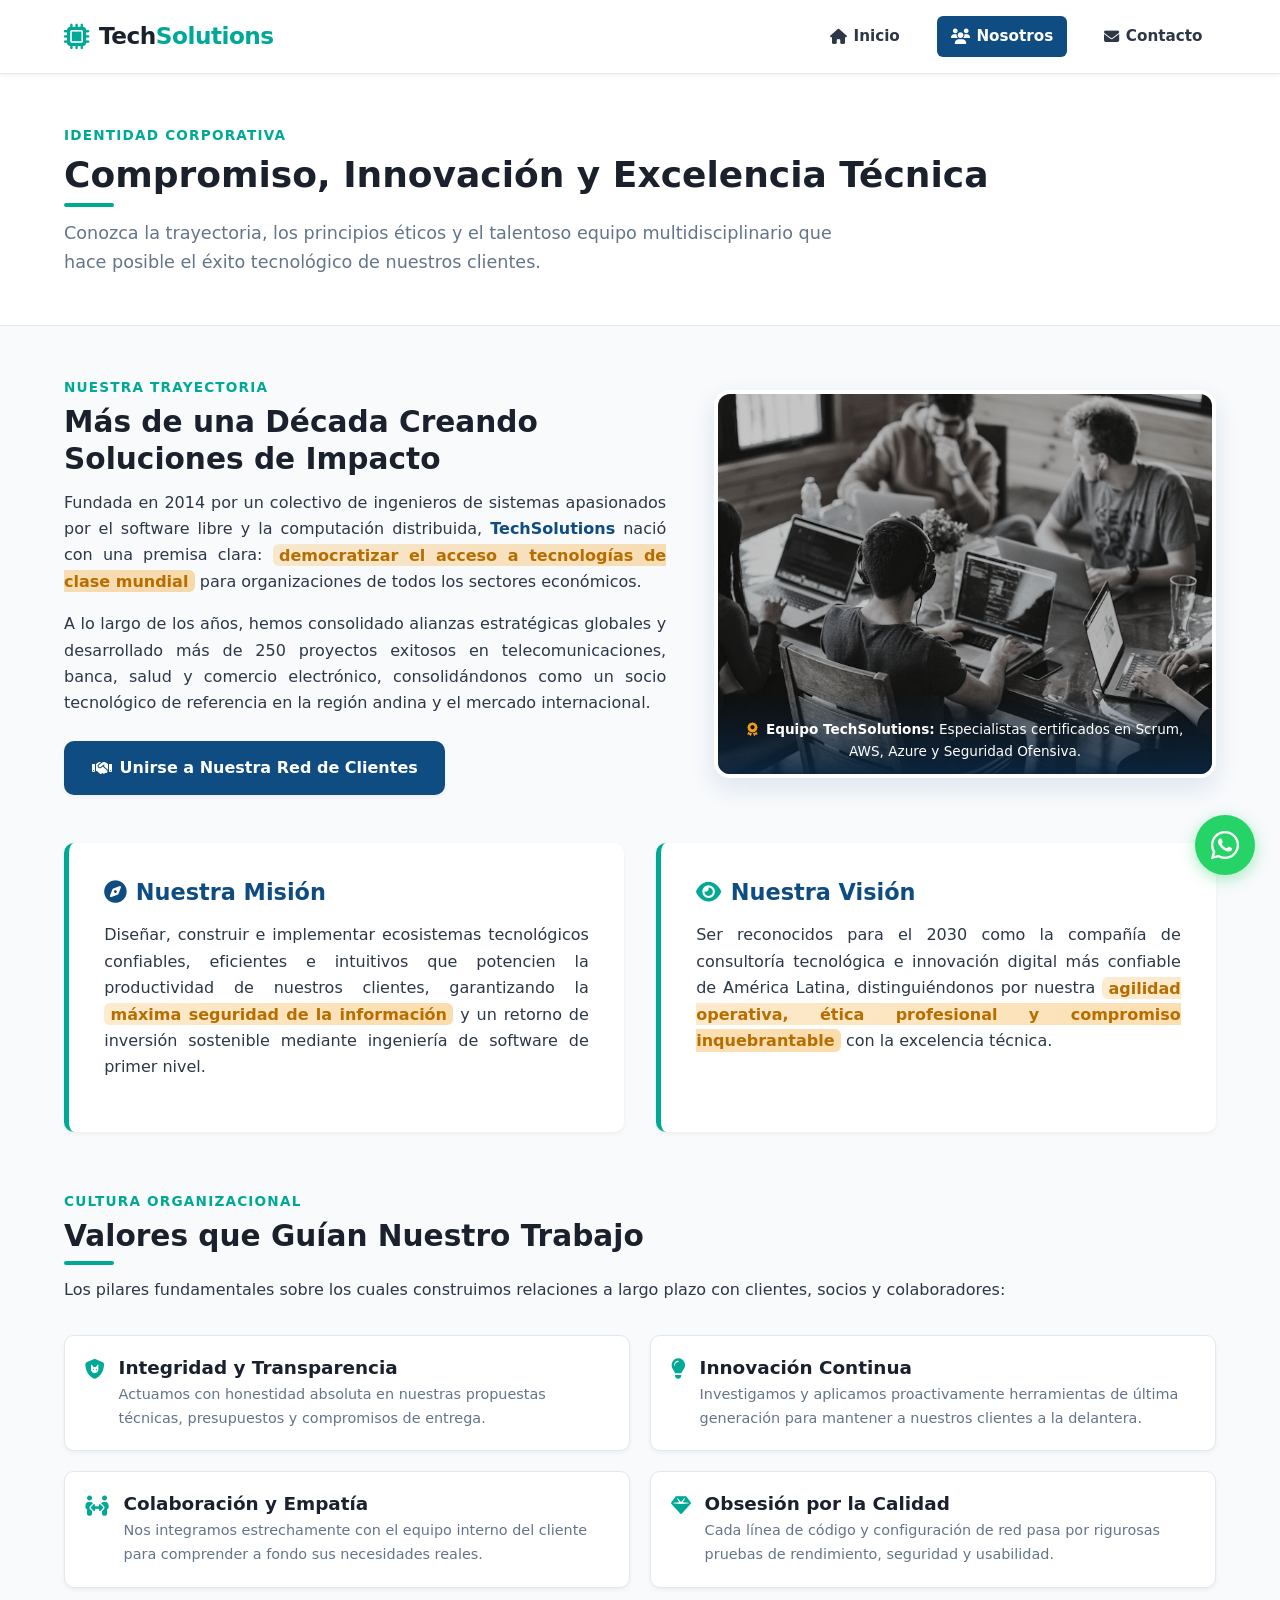
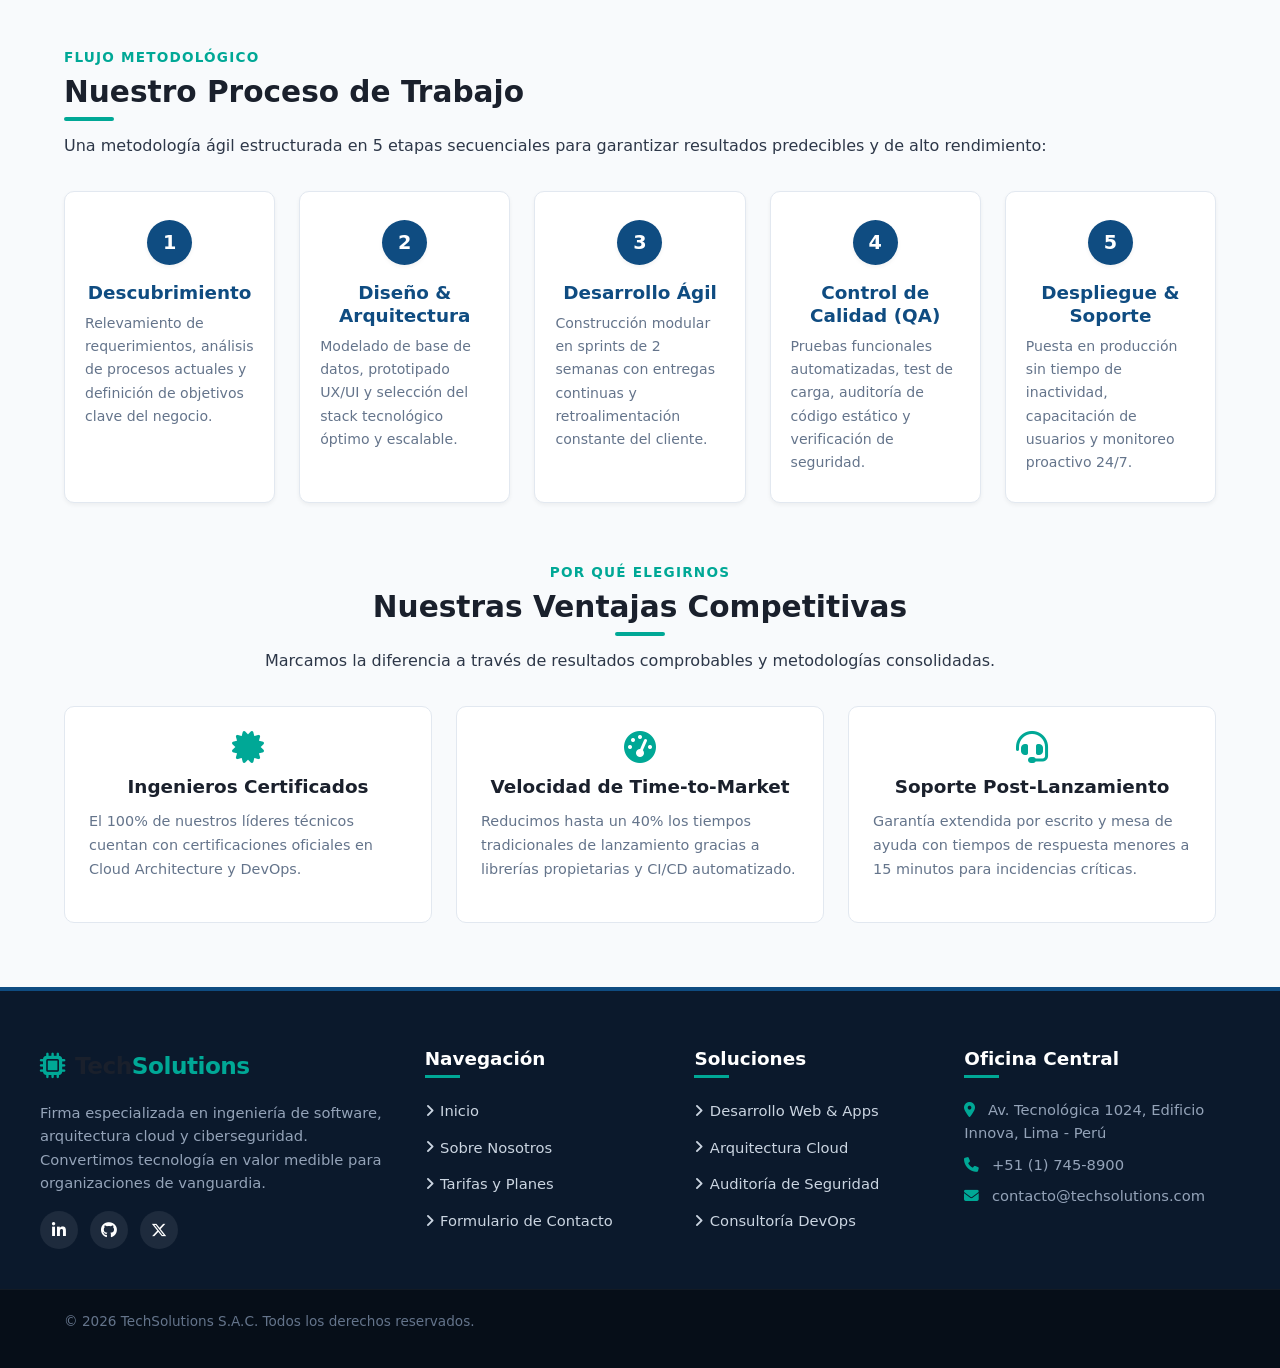
<file: proyecto-web/nosotros.html>
<!DOCTYPE html>
<html lang="es">
<head>
  <!-- Metadatos Básicos y de Codificación (T02) -->
  <meta charset="UTF-8">
  <meta name="viewport" content="width=device-width, initial-scale=1.0">
  <meta name="description" content="Conozca a TechSolutions: Nuestra historia, misión, visión, valores corporativos y la metodología ágil con la que impulsamos la transformación tecnológica.">
  <meta name="keywords" content="TechSolutions, nosotros, equipo tecnológico, historia empresarial, misión, visión, valores corporativos">
  <meta name="author" content="TechSolutions Inc.">
  
  <title>TechSolutions | Sobre Nosotros - Historia, Misión y Valores</title>

  <!-- Biblioteca de Íconos Font Awesome (T04) -->
  <link rel="stylesheet" href="https://cdnjs.cloudflare.com/ajax/libs/font-awesome/6.5.1/css/all.min.css" integrity="sha512-DTOQO9RWCH3ppGqcWaEA1BIZOC6xxalwEsw9c2QQeAIftl+Vegovlnee1c9QX4TctnWMn13TZye+giMm8e2LwA==" crossorigin="anonymous" referrerpolicy="no-referrer">

  <!-- Hoja de Estilos Externa Única (T01 - T10) -->
  <link rel="stylesheet" href="css/style.css">
</head>
<body>

  <!-- ======================================================================
       CABECERA Y MENÚ DE NAVEGACIÓN (T05, T06: STICKY, T07: SEMÁNTICA)
       ====================================================================== -->
  <header class="site-header">
    <div class="container header-container">
      <!-- Logotipo Institucional -->
      <a href="index.html" class="brand-logo" aria-label="Página de inicio de TechSolutions">
        <i class="fa-solid fa-microchip"></i>
        <span>Tech<span style="color: var(--color-secondary);">Solutions</span></span>
      </a>

      <!-- Menú de Navegación Interactivo (T05) -->
      <nav class="main-nav" aria-label="Navegación principal">
        <ul>
          <li>
            <a href="index.html">
              <i class="fa-solid fa-house"></i> Inicio
            </a>
          </li>
          <li>
            <a href="nosotros.html" class="active">
              <i class="fa-solid fa-users"></i> Nosotros
            </a>
          </li>
          <li>
            <a href="contacto.html">
              <i class="fa-solid fa-envelope"></i> Contacto
            </a>
          </li>
        </ul>
      </nav>
    </div>
  </header>

  <!-- ======================================================================
       ENCABEZADO DE SECCIÓN / BREADCRUMB HERO
       ====================================================================== -->
  <section class="about-hero">
    <div class="container">
      <span class="section-tag">Identidad Corporativa</span>
      <h1 class="section-title">Compromiso, Innovación y Excelencia Técnica</h1>
      <p style="max-width: 800px; color: var(--color-text-muted); font-size: 1.1rem;">
        Conozca la trayectoria, los principios éticos y el talentoso equipo multidisciplinario que hace posible el éxito tecnológico de nuestros clientes.
      </p>
    </div>
  </section>

  <!-- ======================================================================
       CONTENIDO PRINCIPAL (T07: MAIN, SECTION, ARTICLE)
       ====================================================================== -->
  <main class="container">

    <!-- HISTORIA CORPORATIVA CON IMAGEN LOCAL (T03, T06: FILTER GRAYSCALE, T07) -->
    <section class="about-intro-grid" aria-label="Historia de la compañía">
      
      <div class="about-text">
        <span class="section-tag">Nuestra Trayectoria</span>
        <h2>Más de una Década Creando Soluciones de Impacto</h2>
        <p class="text-justify">
          Fundada en 2014 por un colectivo de ingenieros de sistemas apasionados por el software libre y la computación distribuida, <strong style="color: var(--color-primary);">TechSolutions</strong> nació con una premisa clara: <span class="destacado">democratizar el acceso a tecnologías de clase mundial</span> para organizaciones de todos los sectores económicos.
        </p>
        <p class="text-justify">
          A lo largo de los años, hemos consolidado alianzas estratégicas globales y desarrollado más de 250 proyectos exitosos en telecomunicaciones, banca, salud y comercio electrónico, consolidándonos como un socio tecnológico de referencia en la región andina y el mercado internacional.
        </p>
        <div style="margin-top: 1.5rem;">
          <a href="contacto.html" class="btn btn-primary">
            <i class="fa-solid fa-handshake"></i> Unirse a Nuestra Red de Clientes
          </a>
        </div>
      </div>

      <!-- Imagen institucional local con efecto grayscale a color en hover (T06) -->
      <div class="image-wrapper pos-relative-box">
        <img 
          src="img/nosotros.jpg" 
          alt="Equipo multidisciplinario de profesionales de TechSolutions en sesión de planificación técnica colaborativa" 
          class="img-institucional"
          loading="lazy">
        <div class="image-caption">
          <i class="fa-solid fa-award" style="color: var(--color-accent); margin-right: 0.3rem;"></i>
          <strong>Equipo TechSolutions:</strong> Especialistas certificados en Scrum, AWS, Azure y Seguridad Ofensiva.
        </div>
      </div>

    </section>

    <!-- MISIÓN Y VISIÓN CORPORATIVA (T03, T07) -->
    <section aria-label="Misión y Visión de TechSolutions">
      <div class="mission-vision-grid">
        
        <!-- Misión -->
        <article class="mv-card">
          <h3>
            <i class="fa-solid fa-compass" style="color: var(--color-primary);"></i>
            Nuestra Misión
          </h3>
          <p class="text-justify">
            Diseñar, construir e implementar ecosistemas tecnológicos confiables, eficientes e intuitivos que potencien la productividad de nuestros clientes, garantizando la <span class="destacado">máxima seguridad de la información</span> y un retorno de inversión sostenible mediante ingeniería de software de primer nivel.
          </p>
        </article>

        <!-- Visión -->
        <article class="mv-card">
          <h3>
            <i class="fa-solid fa-eye" style="color: var(--color-secondary);"></i>
            Nuestra Visión
          </h3>
          <p class="text-justify">
            Ser reconocidos para el 2030 como la compañía de consultoría tecnológica e innovación digital más confiable de América Latina, distinguiéndonos por nuestra <span class="destacado">agilidad operativa, ética profesional y compromiso inquebrantable</span> con la excelencia técnica.
          </p>
        </article>

      </div>
    </section>

    <!-- VALORES CORPORATIVOS MEDIANTE LISTA DESORDENADA (T05: <ul>) -->
    <section style="margin: 3.5rem 0;" aria-label="Valores corporativos">
      <div class="section-header">
        <span class="section-tag">Cultura Organizacional</span>
        <h2 class="section-title">Valores que Guían Nuestro Trabajo</h2>
        <p>Los pilares fundamentales sobre los cuales construimos relaciones a largo plazo con clientes, socios y colaboradores:</p>
      </div>

      <!-- Lista Desordenada (<ul>) requerida por rúbrica (T05) -->
      <ul class="values-list">
        <li>
          <i class="fa-solid fa-shield-cat"></i>
          <div>
            <h4 style="margin-bottom: 0.25rem;">Integridad y Transparencia</h4>
            <p style="font-size: 0.9rem; color: var(--color-text-muted); margin: 0;">
              Actuamos con honestidad absoluta en nuestras propuestas técnicas, presupuestos y compromisos de entrega.
            </p>
          </div>
        </li>
        <li>
          <i class="fa-solid fa-lightbulb"></i>
          <div>
            <h4 style="margin-bottom: 0.25rem;">Innovación Continua</h4>
            <p style="font-size: 0.9rem; color: var(--color-text-muted); margin: 0;">
              Investigamos y aplicamos proactivamente herramientas de última generación para mantener a nuestros clientes a la delantera.
            </p>
          </div>
        </li>
        <li>
          <i class="fa-solid fa-people-arrows"></i>
          <div>
            <h4 style="margin-bottom: 0.25rem;">Colaboración y Empatía</h4>
            <p style="font-size: 0.9rem; color: var(--color-text-muted); margin: 0;">
              Nos integramos estrechamente con el equipo interno del cliente para comprender a fondo sus necesidades reales.
            </p>
          </div>
        </li>
        <li>
          <i class="fa-solid fa-gem"></i>
          <div>
            <h4 style="margin-bottom: 0.25rem;">Obsesión por la Calidad</h4>
            <p style="font-size: 0.9rem; color: var(--color-text-muted); margin: 0;">
              Cada línea de código y configuración de red pasa por rigurosas pruebas de rendimiento, seguridad y usabilidad.
            </p>
          </div>
        </li>
      </ul>
    </section>

    <!-- PROCESO DE TRABAJO MEDIANTE LISTA ORDENADA (T05: <ol>) -->
    <section style="margin: 3.5rem 0;" aria-label="Metodología y proceso de desarrollo">
      <div class="section-header">
        <span class="section-tag">Flujo Metodológico</span>
        <h2 class="section-title">Nuestro Proceso de Trabajo</h2>
        <p>Una metodología ágil estructurada en 5 etapas secuenciales para garantizar resultados predecibles y de alto rendimiento:</p>
      </div>

      <!-- Lista Ordenada (<ol>) requerida por rúbrica (T05) -->
      <ol class="process-list">
        
        <li class="process-step">
          <div class="step-number">1</div>
          <h4>Descubrimiento</h4>
          <p>Relevamiento de requerimientos, análisis de procesos actuales y definición de objetivos clave del negocio.</p>
        </li>

        <li class="process-step">
          <div class="step-number">2</div>
          <h4>Diseño &amp; Arquitectura</h4>
          <p>Modelado de base de datos, prototipado UX/UI y selección del stack tecnológico óptimo y escalable.</p>
        </li>

        <li class="process-step">
          <div class="step-number">3</div>
          <h4>Desarrollo Ágil</h4>
          <p>Construcción modular en sprints de 2 semanas con entregas continuas y retroalimentación constante del cliente.</p>
        </li>

        <li class="process-step">
          <div class="step-number">4</div>
          <h4>Control de Calidad (QA)</h4>
          <p>Pruebas funcionales automatizadas, test de carga, auditoría de código estático y verificación de seguridad.</p>
        </li>

        <li class="process-step">
          <div class="step-number">5</div>
          <h4>Despliegue &amp; Soporte</h4>
          <p>Puesta en producción sin tiempo de inactividad, capacitación de usuarios y monitoreo proactivo 24/7.</p>
        </li>

      </ol>
    </section>

    <!-- SECCIÓN DE VENTAJAS COMPETITIVAS -->
    <section style="margin: 3.5rem 0 4rem;" aria-label="Ventajas competitivas de TechSolutions">
      <div class="section-header text-center">
        <span class="section-tag">Por Qué Elegirnos</span>
        <h2 class="section-title text-center">Nuestras Ventajas Competitivas</h2>
        <p style="max-width: 750px; margin: 0 auto;">Marcamos la diferencia a través de resultados comprobables y metodologías consolidadas.</p>
      </div>

      <div class="advantages-grid">
        <div class="advantage-item">
          <i class="fa-solid fa-certificate"></i>
          <h4>Ingenieros Certificados</h4>
          <p style="font-size: 0.9rem; color: var(--color-text-muted);">
            El 100% de nuestros líderes técnicos cuentan con certificaciones oficiales en Cloud Architecture y DevOps.
          </p>
        </div>

        <div class="advantage-item">
          <i class="fa-solid fa-gauge-high"></i>
          <h4>Velocidad de Time-to-Market</h4>
          <p style="font-size: 0.9rem; color: var(--color-text-muted);">
            Reducimos hasta un 40% los tiempos tradicionales de lanzamiento gracias a librerías propietarias y CI/CD automatizado.
          </p>
        </div>

        <div class="advantage-item">
          <i class="fa-solid fa-headset"></i>
          <h4>Soporte Post-Lanzamiento</h4>
          <p style="font-size: 0.9rem; color: var(--color-text-muted);">
            Garantía extendida por escrito y mesa de ayuda con tiempos de respuesta menores a 15 minutos para incidencias críticas.
          </p>
        </div>
      </div>
    </section>

  </main>

  <!-- ======================================================================
       BOTÓN FLOTANTE DE WHATSAPP (T06: POSITION FIXED)
       ====================================================================== -->
  <a 
    href="https://wa.me/51937085124?text=Hola%20TechSolutions,%20deseo%20conocer%20más%20sobre%20su%20empresa%20y%20equipo" 
    class="whatsapp-float" 
    target="_blank" 
    rel="noopener noreferrer" 
    title="Chatear por WhatsApp con un especialista" 
    aria-label="Contactar por WhatsApp (+51 937 085 124)">
    <i class="fa-brands fa-whatsapp"></i>
  </a>

  <!-- ======================================================================
       PIE DE PÁGINA INSTITUCIONAL (T07: FOOTER, T05: ENLACES)
       ====================================================================== -->
  <footer class="site-footer">
    <div class="container footer-top">
      <div class="footer-grid">
        
        <!-- Columna 1: Perfil Corporativo -->
        <div class="footer-col">
          <div class="brand-logo" style="color: #ffffff; margin-bottom: 1rem;">
            <i class="fa-solid fa-microchip" style="color: var(--color-secondary);"></i>
            <span>Tech<span style="color: var(--color-secondary);">Solutions</span></span>
          </div>
          <p>
            Firma especializada en ingeniería de software, arquitectura cloud y ciberseguridad. Convertimos tecnología en valor medible para organizaciones de vanguardia.
          </p>
          <div class="footer-social-links">
            <a href="https://linkedin.com" target="_blank" rel="noopener noreferrer" class="social-icon" aria-label="LinkedIn">
              <i class="fa-brands fa-linkedin-in"></i>
            </a>
            <a href="https://github.com" target="_blank" rel="noopener noreferrer" class="social-icon" aria-label="GitHub">
              <i class="fa-brands fa-github"></i>
            </a>
            <a href="https://twitter.com" target="_blank" rel="noopener noreferrer" class="social-icon" aria-label="Twitter X">
              <i class="fa-brands fa-x-twitter"></i>
            </a>
          </div>
        </div>

        <!-- Columna 2: Navegación Rápida -->
        <div class="footer-col">
          <h3>Navegación</h3>
          <ul class="footer-links">
            <li><a href="index.html"><i class="fa-solid fa-angle-right"></i> Inicio</a></li>
            <li><a href="nosotros.html"><i class="fa-solid fa-angle-right"></i> Sobre Nosotros</a></li>
            <li><a href="contacto.html"><i class="fa-solid fa-angle-right"></i> Tarifas y Planes</a></li>
            <li><a href="contacto.html"><i class="fa-solid fa-angle-right"></i> Formulario de Contacto</a></li>
          </ul>
        </div>

        <!-- Columna 3: Servicios Destacados -->
        <div class="footer-col">
          <h3>Soluciones</h3>
          <ul class="footer-links">
            <li><a href="index.html"><i class="fa-solid fa-angle-right"></i> Desarrollo Web &amp; Apps</a></li>
            <li><a href="index.html"><i class="fa-solid fa-angle-right"></i> Arquitectura Cloud</a></li>
            <li><a href="index.html"><i class="fa-solid fa-angle-right"></i> Auditoría de Seguridad</a></li>
            <li><a href="index.html"><i class="fa-solid fa-angle-right"></i> Consultoría DevOps</a></li>
          </ul>
        </div>

        <!-- Columna 4: Contacto Institucional -->
        <div class="footer-col">
          <h3>Oficina Central</h3>
          <p style="margin-bottom: 0.5rem;">
            <i class="fa-solid fa-location-dot" style="color: var(--color-secondary); margin-right: 0.5rem;"></i>
            Av. Tecnológica 1024, Edificio Innova, Lima - Perú
          </p>
          <p style="margin-bottom: 0.5rem;">
            <i class="fa-solid fa-phone" style="color: var(--color-secondary); margin-right: 0.5rem;"></i>
            +51 (1) 745-8900
          </p>
          <p>
            <i class="fa-solid fa-envelope" style="color: var(--color-secondary); margin-right: 0.5rem;"></i>
            contacto@techsolutions.com
          </p>
        </div>

      </div>
    </div>

    <!-- Subpie de Copyright -->
    <div class="footer-bottom">
      <div class="container footer-bottom-content">
        <p>&copy; 2026 TechSolutions S.A.C. Todos los derechos reservados.</p>
      </div>
    </div>
  </footer>

</body>
</html>
</file>
<file: proyecto-web/css/style.css>
/* ==========================================================================
   TechSolutions - Hoja de Estilos Principal (style.css)
   Cumplimiento de Temas T01 al T10:
   - T01 & T10: Reseteo global, variables CSS (:root), CSS Grid, Flexbox y Media Queries.
   - T02 & T03: Tipografía, jerarquía visual, line-height, text-align y resaltados.
   - T04: Bordes, border-radius, box-shadow e integración de íconos.
   - T05: Menús interactivos, hipervínculos y listas estilizadas.
   - T06: Los 5 tipos de posicionamiento (static, relative, absolute, fixed, sticky),
     transiciones, transform (scale, translate), opacidad y filter: grayscale().
   - T07 & T08: Semántica, contenedores iframe, maquetación de formularios y tablas.
   ========================================================================== */

/* --------------------------------------------------------------------------
   T01 & T10: VARIABLES CSS (:root) Y RESETEO GLOBAL
   -------------------------------------------------------------------------- */
:root {
  /* Paleta de colores corporativos */
  --color-primary: #0f4c81;        /* Azul corporativo clásico */
  --color-primary-dark: #0a3258;   /* Azul oscuro para estados hover y contrastes */
  --color-primary-light: #e8f1f8;  /* Azul tenue para fondos suaves */
  --color-secondary: #00a896;      /* Turquesa tecnológico / acento secundario */
  --color-secondary-dark: #028072; /* Turquesa oscuro */
  --color-accent: #f39c12;         /* Naranja para llamadas a la acción y avisos */
  --color-whatsapp: #25d366;       /* Color oficial de WhatsApp */
  --color-whatsapp-dark: #128c7e;

  /* Colores neutros y de interfaz */
  --color-bg: #f8fafc;             /* Fondo general de la página */
  --color-surface: #ffffff;        /* Fondo de tarjetas, tablas y contenedores */
  --color-text: #2d3748;           /* Color principal para párrafos y lecturas */
  --color-text-muted: #64748b;     /* Texto secundario y etiquetas auxiliares */
  --color-heading: #1a202c;        /* Color oscuro para encabezados */
  --color-border: #e2e8f0;         /* Bordes de tarjetas y tablas */
  --color-border-focus: #0f4c81;   /* Borde para inputs en foco */

  /* Tipografías y medidas */
  --font-family: 'Segoe UI', system-ui, -apple-system, BlinkMacSystemFont, Roboto, sans-serif;
  --line-height-base: 1.65;
  --radius-sm: 6px;
  --radius-md: 10px;
  --radius-lg: 16px;
  --radius-full: 9999px;

  /* Sombras predefinidas */
  --shadow-sm: 0 2px 4px rgba(0, 0, 0, 0.05);
  --shadow-md: 0 4px 12px rgba(0, 0, 0, 0.08);
  --shadow-lg: 0 10px 25px rgba(15, 76, 129, 0.12);
  --shadow-xl: 0 20px 35px rgba(0, 0, 0, 0.15);

  /* Transiciones */
  --transition-fast: 0.2s ease-in-out;
  --transition-normal: 0.3s ease-in-out;
  --transition-slow: 0.5s ease-in-out;
}

/* Reseteo global de caja y márgenes */
*,
*::before,
*::after {
  box-sizing: border-box;
  margin: 0;
  padding: 0;
}

html {
  scroll-behavior: smooth;
  font-size: 16px;
}

body {
  font-family: var(--font-family);
  background-color: var(--color-bg);
  color: var(--color-text);
  line-height: var(--line-height-base);
  min-height: 100vh;
  display: flex;
  flex-direction: column;
}

/* Contenedor centralizado para mantener el orden */
.container {
  width: 100%;
  max-width: 1200px;
  margin-left: auto;
  margin-right: auto;
  padding-left: 1.5rem;
  padding-right: 1.5rem;
}

/* --------------------------------------------------------------------------
   T03: TIPOGRAFÍA, ENCABEZADOS Y TEXTOS RESALTADOS
   -------------------------------------------------------------------------- */
h1, h2, h3, h4 {
  color: var(--color-heading);
  font-weight: 700;
  line-height: 1.25;
  margin-bottom: 0.75rem;
}

h1 { font-size: 2.25rem; }
h2 { font-size: 1.85rem; }
h3 { font-size: 1.4rem; }
h4 { font-size: 1.15rem; }

p {
  margin-bottom: 1rem;
  text-align: left;
  line-height: var(--line-height-base);
}

.text-justify {
  text-align: justify;
}

.text-center {
  text-align: center;
}

/* Resaltado requerido por rúbrica: <span class="destacado"> */
.destacado {
  background: linear-gradient(120deg, rgba(243, 156, 18, 0.2) 0%, rgba(243, 156, 18, 0.35) 100%);
  padding: 0.1rem 0.4rem;
  border-radius: var(--radius-sm);
  font-weight: 600;
  color: #b76e00;
}

a {
  color: var(--color-primary);
  text-decoration: none;
  transition: color var(--transition-fast);
}

a:hover {
  color: var(--color-secondary);
}

img {
  max-width: 100%;
  height: auto;
  display: block;
}

/* --------------------------------------------------------------------------
   T06: DEMOSTRACIÓN DE LOS 5 TIPOS DE POSICIONAMIENTO CSS
   1. static: Flujo natural del documento (declarado explícitamente).
   2. relative: Contenedores con referencia de posicionamiento.
   3. absolute: Insignias, etiquetas y adornos anclados a ancestros relativos.
   4. fixed: Botón flotante permanente en la ventana (WhatsApp).
   5. sticky: Cabecera principal y barra lateral que se fija al hacer scroll.
   -------------------------------------------------------------------------- */

/* 1. Posicionamiento STATIC (T06) */
.pos-static-demo {
  position: static;
  background-color: var(--color-primary-light);
  padding: 0.5rem 1rem;
  border-left: 4px solid var(--color-primary);
  font-size: 0.9rem;
  margin-bottom: 1.5rem;
  border-radius: 0 var(--radius-sm) var(--radius-sm) 0;
}

/* 2. Posicionamiento RELATIVE (T06) */
.pos-relative-box {
  position: relative;
  overflow: hidden;
}

/* 3. Posicionamiento ABSOLUTE (T06) */
.badge-absolute {
  position: absolute;
  top: 15px;
  right: 15px;
  background-color: var(--color-accent);
  color: #ffffff;
  padding: 0.3rem 0.75rem;
  border-radius: var(--radius-full);
  font-size: 0.75rem;
  font-weight: 700;
  text-transform: uppercase;
  letter-spacing: 0.5px;
  box-shadow: var(--shadow-sm);
  z-index: 2;
}

/* 4. Posicionamiento FIXED (T06): Botón Flotante WhatsApp */
.whatsapp-float {
  position: fixed;
  bottom: 25px;
  right: 25px;
  width: 60px;
  height: 60px;
  background-color: var(--color-whatsapp);
  color: #ffffff;
  border-radius: 50%;
  display: flex;
  align-items: center;
  justify-content: center;
  font-size: 2rem;
  box-shadow: 0 4px 15px rgba(37, 211, 102, 0.4);
  z-index: 1000;
  transition: transform var(--transition-normal), background-color var(--transition-fast), box-shadow var(--transition-normal);
  text-decoration: none;
}

.whatsapp-float:hover {
  background-color: var(--color-whatsapp-dark);
  color: #ffffff;
  /* Transformaciones combinadas scale y translate */
  transform: translateY(-4px) scale(1.08);
  box-shadow: 0 8px 25px rgba(37, 211, 102, 0.6);
}

.whatsapp-float:focus {
  outline: 3px solid #1ebe5d;
  outline-offset: 3px;
}

/* 5. Posicionamiento STICKY (T06): Cabecera y Barra Lateral */
.site-header {
  position: sticky;
  top: 0;
  z-index: 900;
  background-color: #ffffff;
  box-shadow: var(--shadow-sm);
  border-bottom: 1px solid var(--color-border);
  transition: all var(--transition-normal);
}

.sticky-sidebar {
  position: sticky;
  top: 90px;
}

/* --------------------------------------------------------------------------
   CABECERA (<header>) Y NAVEGACIÓN (<nav>) - T05 & T07
   -------------------------------------------------------------------------- */
.header-container {
  display: flex;
  align-items: center;
  justify-content: space-between;
  padding-top: 1rem;
  padding-bottom: 1rem;
}

.brand-logo {
  display: flex;
  align-items: center;
  gap: 0.6rem;
  color: var(--color-primary);
  font-size: 1.45rem;
  font-weight: 800;
  text-decoration: none;
  letter-spacing: -0.5px;
}

.brand-logo i {
  color: var(--color-secondary);
  font-size: 1.6rem;
}

.brand-logo span {
  color: var(--color-heading);
}

.main-nav ul {
  display: flex;
  list-style: none;
  gap: 1.5rem;
  align-items: center;
}

.main-nav a {
  display: inline-flex;
  align-items: center;
  gap: 0.4rem;
  font-weight: 600;
  font-size: 0.95rem;
  color: var(--color-text);
  padding: 0.5rem 0.85rem;
  border-radius: var(--radius-sm);
  transition: color var(--transition-fast), background-color var(--transition-fast), transform var(--transition-fast);
}

.main-nav a:hover {
  color: var(--color-primary);
  background-color: var(--color-primary-light);
  transform: translateY(-2px);
}

.main-nav a:focus {
  outline: 2px solid var(--color-primary);
  outline-offset: 2px;
}

/* Clase de enlace activo */
.main-nav a.active {
  color: #ffffff;
  background-color: var(--color-primary);
}

.main-nav a.active:hover {
  color: #ffffff;
  background-color: var(--color-primary-dark);
}

/* --------------------------------------------------------------------------
   T04 & T06: BOTONES Y ELEMENTOS DE ACCIÓN
   -------------------------------------------------------------------------- */
.btn {
  display: inline-flex;
  align-items: center;
  justify-content: center;
  gap: 0.5rem;
  padding: 0.75rem 1.6rem;
  font-size: 1rem;
  font-weight: 600;
  border-radius: var(--radius-md);
  border: 2px solid transparent;
  cursor: pointer;
  text-decoration: none;
  transition: all var(--transition-normal);
  box-shadow: var(--shadow-sm);
}

.btn-primary {
  background-color: var(--color-primary);
  color: #ffffff;
}

.btn-primary:hover {
  background-color: var(--color-primary-dark);
  color: #ffffff;
  transform: translateY(-3px) scale(1.02);
  box-shadow: var(--shadow-md);
}

.btn-primary:focus {
  outline: 3px solid rgba(15, 76, 129, 0.4);
  outline-offset: 2px;
}

.btn-secondary {
  background-color: var(--color-secondary);
  color: #ffffff;
}

.btn-secondary:hover {
  background-color: var(--color-secondary-dark);
  color: #ffffff;
  transform: translateY(-3px) scale(1.02);
  box-shadow: var(--shadow-md);
}

.btn-outline {
  background-color: transparent;
  border-color: var(--color-primary);
  color: var(--color-primary);
}

.btn-outline:hover {
  background-color: var(--color-primary);
  color: #ffffff;
  transform: translateY(-2px);
}

/* --------------------------------------------------------------------------
   PÁGINA PRINCIPAL (index.html) - ESTRUCTURA Y COMPONENTES
   -------------------------------------------------------------------------- */
/* Banner Principal (Hero Section) */
.hero-section {
  position: relative;
  background: linear-gradient(135deg, #0a2540 0%, #0f4c81 70%, #00a896 100%);
  color: #ffffff;
  padding: 4.5rem 0;
  text-align: center;
  overflow: hidden;
}

.hero-content {
  max-width: 820px;
  margin: 0 auto;
}

.hero-section h1 {
  color: #ffffff;
  font-size: 2.85rem;
  margin-bottom: 1.25rem;
  letter-spacing: -0.5px;
}

.hero-section p {
  font-size: 1.2rem;
  color: #e2e8f0;
  margin-bottom: 2rem;
  line-height: 1.7;
}

.hero-actions {
  display: flex;
  justify-content: center;
  gap: 1.25rem;
  flex-wrap: wrap;
}

/* Disposición general en Grid con barra lateral (<aside>) */
.main-layout-grid {
  display: grid;
  grid-template-columns: 2.6fr 1fr;
  gap: 2.5rem;
  margin: 3.5rem 0;
  align-items: start;
}

.section-header {
  margin-bottom: 2rem;
}

.section-tag {
  display: inline-block;
  color: var(--color-secondary);
  font-size: 0.85rem;
  font-weight: 700;
  text-transform: uppercase;
  letter-spacing: 1.2px;
  margin-bottom: 0.35rem;
}

.section-title {
  position: relative;
  padding-bottom: 0.6rem;
}

.section-title::after {
  content: '';
  position: absolute;
  bottom: 0;
  left: 0;
  width: 50px;
  height: 4px;
  background-color: var(--color-secondary);
  border-radius: var(--radius-full);
}

.section-title.text-center::after {
  left: 50%;
  transform: translateX(-50%);
}

/* Cuadrícula de Servicios (CSS Grid) */
.services-grid {
  display: grid;
  grid-template-columns: repeat(2, 1fr);
  gap: 1.5rem;
  margin-top: 1.5rem;
}

/* Tarjetas de Servicios (<article>) con bordes, sombras y transformaciones */
.service-card {
  position: relative; /* Para posición del badge */
  background-color: var(--color-surface);
  border: 1px solid var(--color-border);
  border-radius: var(--radius-lg);
  padding: 1.85rem;
  box-shadow: var(--shadow-sm);
  transition: transform var(--transition-normal), box-shadow var(--transition-normal), border-color var(--transition-normal);
  display: flex;
  flex-direction: column;
}

.service-card:hover {
  transform: translateY(-6px) scale(1.01);
  box-shadow: var(--shadow-lg);
  border-color: rgba(15, 76, 129, 0.3);
}

.service-icon {
  width: 55px;
  height: 55px;
  background-color: var(--color-primary-light);
  color: var(--color-primary);
  display: flex;
  align-items: center;
  justify-content: center;
  border-radius: var(--radius-md);
  font-size: 1.6rem;
  margin-bottom: 1.25rem;
  transition: background-color var(--transition-fast), color var(--transition-fast);
}

.service-card:hover .service-icon {
  background-color: var(--color-primary);
  color: #ffffff;
}

.service-card h3 {
  font-size: 1.25rem;
  margin-bottom: 0.6rem;
}

.service-card p {
  color: var(--color-text-muted);
  font-size: 0.95rem;
  margin-bottom: 1.2rem;
  flex-grow: 1;
}

/* Barra Lateral (<aside>) */
.sidebar {
  display: flex;
  flex-direction: column;
  gap: 1.75rem;
}

.sidebar-widget {
  background-color: var(--color-surface);
  border: 1px solid var(--color-border);
  border-radius: var(--radius-md);
  padding: 1.5rem;
  box-shadow: var(--shadow-sm);
}

.sidebar-widget h3 {
  font-size: 1.15rem;
  display: flex;
  align-items: center;
  gap: 0.5rem;
  border-bottom: 2px solid var(--color-primary-light);
  padding-bottom: 0.75rem;
  margin-bottom: 1rem;
  color: var(--color-primary);
}

.sidebar-news-list {
  list-style: none;
}

.sidebar-news-list li {
  padding: 0.6rem 0;
  border-bottom: 1px dashed var(--color-border);
  font-size: 0.9rem;
}

.sidebar-news-list li:last-child {
  border-bottom: none;
}

.sidebar-news-list a {
  display: flex;
  align-items: center;
  gap: 0.4rem;
  color: var(--color-text);
  font-weight: 500;
}

.sidebar-news-list a:hover {
  color: var(--color-primary);
  transform: translateX(4px);
}

/* Sección Multimedia: Contenedor Adaptable para Iframe de YouTube (T07 & T08) */
.media-section {
  background-color: var(--color-surface);
  border-radius: var(--radius-lg);
  padding: 2.5rem;
  margin: 3rem 0;
  border: 1px solid var(--color-border);
  box-shadow: var(--shadow-sm);
}

.video-responsive-wrapper {
  position: relative;
  width: 100%;
  padding-bottom: 56.25%; /* Relación de aspecto 16:9 */
  height: 0;
  overflow: hidden;
  border-radius: var(--radius-md);
  box-shadow: var(--shadow-md);
  background-color: #000000;
}

.video-responsive-wrapper iframe {
  position: absolute;
  top: 0;
  left: 0;
  width: 100%;
  height: 100%;
  border: 0;
}

/* --------------------------------------------------------------------------
   PÁGINA INSTITUCIONAL (nosotros.html) - HISTORIA, VALORES, PROCESO
   -------------------------------------------------------------------------- */
.about-hero {
  background-color: #ffffff;
  padding: 3rem 0 2rem;
  border-bottom: 1px solid var(--color-border);
}

.about-intro-grid {
  display: grid;
  grid-template-columns: 1.2fr 1fr;
  gap: 3rem;
  align-items: center;
  margin: 3rem 0;
}

/* Imagen institucional con efecto de filtro grayscale (T06) */
.image-wrapper {
  position: relative;
  overflow: hidden;
  border-radius: var(--radius-lg);
  box-shadow: var(--shadow-lg);
  border: 4px solid #ffffff;
}

.img-institucional {
  width: 100%;
  height: 380px;
  object-fit: cover;
  /* Filtro de escala de grises con transición hacia color completo en hover */
  filter: grayscale(85%);
  transition: filter var(--transition-slow), transform var(--transition-slow);
}

.image-wrapper:hover .img-institucional {
  filter: grayscale(0%);
  transform: scale(1.04);
}

.image-caption {
  position: absolute;
  bottom: 0;
  left: 0;
  right: 0;
  background: linear-gradient(to top, rgba(10, 37, 64, 0.9), transparent);
  color: #ffffff;
  padding: 1.5rem 1rem 0.75rem;
  font-size: 0.85rem;
  text-align: center;
}

/* Sección Misión y Visión (Flexbox / Grid) */
.mission-vision-grid {
  display: grid;
  grid-template-columns: repeat(2, 1fr);
  gap: 2rem;
  margin: 3rem 0;
}

.mv-card {
  background-color: var(--color-surface);
  padding: 2.2rem;
  border-radius: var(--radius-md);
  border-left: 5px solid var(--color-secondary);
  box-shadow: var(--shadow-sm);
  transition: transform var(--transition-normal), box-shadow var(--transition-normal);
}

.mv-card:hover {
  transform: translateY(-4px);
  box-shadow: var(--shadow-md);
}

.mv-card h3 {
  display: flex;
  align-items: center;
  gap: 0.6rem;
  color: var(--color-primary);
  margin-bottom: 1rem;
}

/* Listas ordenadas y desordenadas (T05) */
.values-list {
  list-style: none; /* Personalización con íconos */
  display: grid;
  grid-template-columns: repeat(2, 1fr);
  gap: 1.25rem;
  margin-top: 1.5rem;
}

.values-list li {
  background-color: var(--color-surface);
  padding: 1.25rem;
  border-radius: var(--radius-md);
  border: 1px solid var(--color-border);
  box-shadow: var(--shadow-sm);
  display: flex;
  align-items: flex-start;
  gap: 0.85rem;
  transition: transform var(--transition-fast), border-color var(--transition-fast);
}

.values-list li:hover {
  transform: translateY(-3px);
  border-color: var(--color-secondary);
}

.values-list li i {
  color: var(--color-secondary);
  font-size: 1.25rem;
  margin-top: 0.2rem;
}

/* Lista ordenada estilizada para proceso de trabajo (<ol>) */
.process-list {
  list-style: none;
  counter-reset: step-counter;
  display: grid;
  grid-template-columns: repeat(auto-fit, minmax(200px, 1fr));
  gap: 1.5rem;
  margin-top: 2rem;
}

.process-step {
  counter-increment: step-counter;
  background-color: var(--color-surface);
  border-radius: var(--radius-md);
  padding: 1.75rem 1.25rem;
  border: 1px solid var(--color-border);
  box-shadow: var(--shadow-sm);
  position: relative;
  text-align: center;
  transition: transform var(--transition-normal), box-shadow var(--transition-normal);
}

.process-step:hover {
  transform: translateY(-5px);
  box-shadow: var(--shadow-md);
}

.step-number {
  width: 45px;
  height: 45px;
  background-color: var(--color-primary);
  color: #ffffff;
  border-radius: 50%;
  display: flex;
  align-items: center;
  justify-content: center;
  font-size: 1.2rem;
  font-weight: 700;
  margin: 0 auto 1rem;
  box-shadow: var(--shadow-sm);
}

.process-step h4 {
  color: var(--color-primary);
  margin-bottom: 0.5rem;
}

.process-step p {
  font-size: 0.88rem;
  color: var(--color-text-muted);
  margin-bottom: 0;
}

/* Ventajas Competitivas */
.advantages-grid {
  display: grid;
  grid-template-columns: repeat(3, 1fr);
  gap: 1.5rem;
  margin-top: 1.5rem;
}

.advantage-item {
  background-color: var(--color-surface);
  padding: 1.5rem;
  border-radius: var(--radius-md);
  border: 1px solid var(--color-border);
  text-align: center;
}

.advantage-item i {
  font-size: 2rem;
  color: var(--color-secondary);
  margin-bottom: 0.75rem;
}

/* --------------------------------------------------------------------------
   PÁGINA DE CONTACTO (contacto.html) - FORMULARIOS, TABLAS Y MAPA (T08)
   -------------------------------------------------------------------------- */
.contact-layout-grid {
  display: grid;
  grid-template-columns: 1fr 1.35fr;
  gap: 2.5rem;
  margin: 3.5rem 0;
}

/* Información de Contacto Directo */
.contact-info-card {
  background-color: var(--color-primary-dark);
  color: #ffffff;
  padding: 2.5rem;
  border-radius: var(--radius-lg);
  box-shadow: var(--shadow-md);
  display: flex;
  flex-direction: column;
  justify-content: space-between;
}

.contact-info-card h2,
.contact-info-card h3 {
  color: #ffffff;
}

.contact-methods {
  list-style: none;
  margin: 2rem 0;
  display: flex;
  flex-direction: column;
  gap: 1.35rem;
}

.contact-method-item {
  display: flex;
  align-items: flex-start;
  gap: 1rem;
}

.contact-method-item i {
  background-color: rgba(255, 255, 255, 0.15);
  width: 42px;
  height: 42px;
  border-radius: 50%;
  display: flex;
  align-items: center;
  justify-content: center;
  font-size: 1.15rem;
  color: var(--color-secondary);
  flex-shrink: 0;
}

.contact-method-item strong {
  display: block;
  font-size: 0.9rem;
  color: #cbd5e1;
}

.contact-method-item span,
.contact-method-item a {
  color: #ffffff;
  font-size: 0.98rem;
}

.contact-method-item a:hover {
  color: var(--color-secondary);
  text-decoration: underline;
}

/* Formulario de Contacto (T04, T06, T08) */
.form-container {
  background-color: var(--color-surface);
  border: 1px solid var(--color-border);
  border-radius: var(--radius-lg);
  padding: 2.5rem;
  box-shadow: var(--shadow-md);
}

.contact-form {
  display: flex;
  flex-direction: column;
  gap: 1.25rem;
}

.form-group {
  display: flex;
  flex-direction: column;
  gap: 0.4rem;
}

.form-group-row {
  display: grid;
  grid-template-columns: 1fr 1fr;
  gap: 1.25rem;
}

.form-group label {
  font-size: 0.9rem;
  font-weight: 600;
  color: var(--color-heading);
  display: flex;
  align-items: center;
  gap: 0.35rem;
}

/* Inputs, Selects y Textarea con :focus y validaciones */
.form-control {
  width: 100%;
  padding: 0.75rem 1rem;
  font-family: inherit;
  font-size: 0.95rem;
  color: var(--color-text);
  background-color: #fcfdfe;
  border: 1.5px solid var(--color-border);
  border-radius: var(--radius-sm);
  transition: border-color var(--transition-fast), box-shadow var(--transition-fast), background-color var(--transition-fast);
}

.form-control:focus {
  outline: none;
  border-color: var(--color-primary);
  background-color: #ffffff;
  box-shadow: 0 0 0 3px rgba(15, 76, 129, 0.15);
}

/* Feedback visual sutil al escribir */
.form-control:valid {
  border-color: #cbd5e1;
}

textarea.form-control {
  resize: vertical;
  min-height: 120px;
}

.checkbox-group {
  display: flex;
  align-items: center;
  gap: 0.6rem;
  font-size: 0.88rem;
  color: var(--color-text-muted);
  cursor: pointer;
}

.checkbox-group input[type="checkbox"] {
  width: 18px;
  height: 18px;
  accent-color: var(--color-primary);
  cursor: pointer;
}

/* Tabla de Tarifas Estructurada (T08) */
.pricing-section {
  margin: 4rem 0;
}

.table-responsive {
  width: 100%;
  overflow-x: auto;
  border-radius: var(--radius-md);
  box-shadow: var(--shadow-sm);
  border: 1px solid var(--color-border);
  background-color: var(--color-surface);
}

.pricing-table {
  width: 100%;
  border-collapse: collapse;
  text-align: left;
  font-size: 0.95rem;
}

.pricing-table thead {
  background-color: var(--color-primary);
  color: #ffffff;
}

.pricing-table th {
  padding: 1.15rem 1.25rem;
  font-weight: 700;
  text-transform: uppercase;
  font-size: 0.85rem;
  letter-spacing: 0.5px;
  border-bottom: 2px solid var(--color-primary-dark);
}

.pricing-table td {
  padding: 1rem 1.25rem;
  border-bottom: 1px solid var(--color-border);
  color: var(--color-text);
  vertical-align: middle;
}

/* Efecto cebra y hover en filas de tabla */
.pricing-table tbody tr:nth-child(even) {
  background-color: #f8fafc;
}

.pricing-table tbody tr:hover {
  background-color: var(--color-primary-light);
  transition: background-color var(--transition-fast);
}

.pricing-tag {
  display: inline-block;
  padding: 0.25rem 0.6rem;
  border-radius: var(--radius-full);
  font-size: 0.78rem;
  font-weight: 700;
  background-color: rgba(0, 168, 150, 0.15);
  color: var(--color-secondary-dark);
}

.pricing-tag.featured {
  background-color: rgba(243, 156, 18, 0.2);
  color: #b76e00;
}

/* Mapa Interactivo Google Maps (T07 & T08) */
.map-section {
  margin: 3.5rem 0 2rem;
}

.map-wrapper {
  width: 100%;
  height: 400px;
  border-radius: var(--radius-lg);
  overflow: hidden;
  box-shadow: var(--shadow-md);
  border: 1px solid var(--color-border);
}

.map-wrapper iframe {
  width: 100%;
  height: 100%;
  border: 0;
}

/* --------------------------------------------------------------------------
   PIE DE PÁGINA (<footer>) - T05 & T07
   -------------------------------------------------------------------------- */
.site-footer {
  background-color: #0b192c;
  color: #cbd5e1;
  margin-top: auto;
  border-top: 4px solid var(--color-primary);
}

.footer-top {
  padding: 3.5rem 0 2.5rem;
}

.footer-grid {
  display: grid;
  grid-template-columns: 1.5fr 1fr 1fr 1.2fr;
  gap: 2.5rem;
}

.footer-col h3 {
  color: #ffffff;
  font-size: 1.15rem;
  margin-bottom: 1.25rem;
  position: relative;
  padding-bottom: 0.5rem;
}

.footer-col h3::after {
  content: '';
  position: absolute;
  bottom: 0;
  left: 0;
  width: 35px;
  height: 3px;
  background-color: var(--color-secondary);
}

.footer-col p {
  font-size: 0.92rem;
  color: #94a3b8;
  line-height: 1.6;
}

.footer-links {
  list-style: none;
}

.footer-links li {
  margin-bottom: 0.65rem;
}

.footer-links a {
  color: #cbd5e1;
  font-size: 0.92rem;
  display: inline-flex;
  align-items: center;
  gap: 0.4rem;
  transition: transform var(--transition-fast), color var(--transition-fast);
}

.footer-links a:hover {
  color: var(--color-secondary);
  transform: translateX(4px);
}

.footer-social-links {
  display: flex;
  gap: 0.75rem;
  margin-top: 1rem;
}

.social-icon {
  width: 38px;
  height: 38px;
  background-color: rgba(255, 255, 255, 0.08);
  color: #ffffff;
  border-radius: 50%;
  display: flex;
  align-items: center;
  justify-content: center;
  font-size: 1rem;
  transition: background-color var(--transition-fast), transform var(--transition-fast);
}

.social-icon:hover {
  background-color: var(--color-secondary);
  color: #ffffff;
  transform: translateY(-3px) scale(1.1);
}

.footer-bottom {
  background-color: #060e18;
  padding: 1.25rem 0;
  font-size: 0.85rem;
  color: #64748b;
  border-top: 1px solid rgba(255, 255, 255, 0.05);
}

.footer-bottom-content {
  display: flex;
  justify-content: space-between;
  align-items: center;
  flex-wrap: wrap;
  gap: 1rem;
}

/* --------------------------------------------------------------------------
   T01 & T10: ADAPTACIÓN MÓVIL Y MEDIA QUERIES (@media (max-width: 768px))
   -------------------------------------------------------------------------- */
@media (max-width: 768px) {
  /* Cabecera y Menú Móvil */
  .header-container {
    flex-direction: column;
    gap: 1rem;
    text-align: center;
  }

  .main-nav ul {
    flex-wrap: wrap;
    justify-content: center;
    gap: 0.75rem;
  }

  .main-nav a {
    padding: 0.4rem 0.75rem;
    font-size: 0.9rem;
  }

  /* Reducción de fuentes para móviles */
  h1 { font-size: 1.9rem; }
  h2 { font-size: 1.55rem; }
  h3 { font-size: 1.25rem; }

  .hero-section {
    padding: 3rem 0;
  }

  .hero-section h1 {
    font-size: 2.1rem;
  }

  .hero-section p {
    font-size: 1rem;
  }

  /* Colapso de Grids a 1 Columna en Pantallas Pequeñas */
  .main-layout-grid {
    grid-template-columns: 1fr;
    gap: 2rem;
  }

  .services-grid {
    grid-template-columns: 1fr;
  }

  .about-intro-grid {
    grid-template-columns: 1fr;
    gap: 2rem;
  }

  .mission-vision-grid {
    grid-template-columns: 1fr;
  }

  .values-list {
    grid-template-columns: 1fr;
  }

  .advantages-grid {
    grid-template-columns: 1fr;
  }

  .contact-layout-grid {
    grid-template-columns: 1fr;
  }

  .form-group-row {
    grid-template-columns: 1fr;
  }

  .footer-grid {
    grid-template-columns: 1fr 1fr;
    gap: 2rem;
  }

  .footer-bottom-content {
    flex-direction: column;
    text-align: center;
  }

  /* Ajuste de posición de sidebar */
  .sticky-sidebar {
    position: static;
  }
}

@media (max-width: 480px) {
  .footer-grid {
    grid-template-columns: 1fr;
  }

  .whatsapp-float {
    width: 50px;
    height: 50px;
    font-size: 1.6rem;
    bottom: 18px;
    right: 18px;
  }

  .btn {
    width: 100%;
  }

  .hero-actions {
    flex-direction: column;
  }
}
</file>
